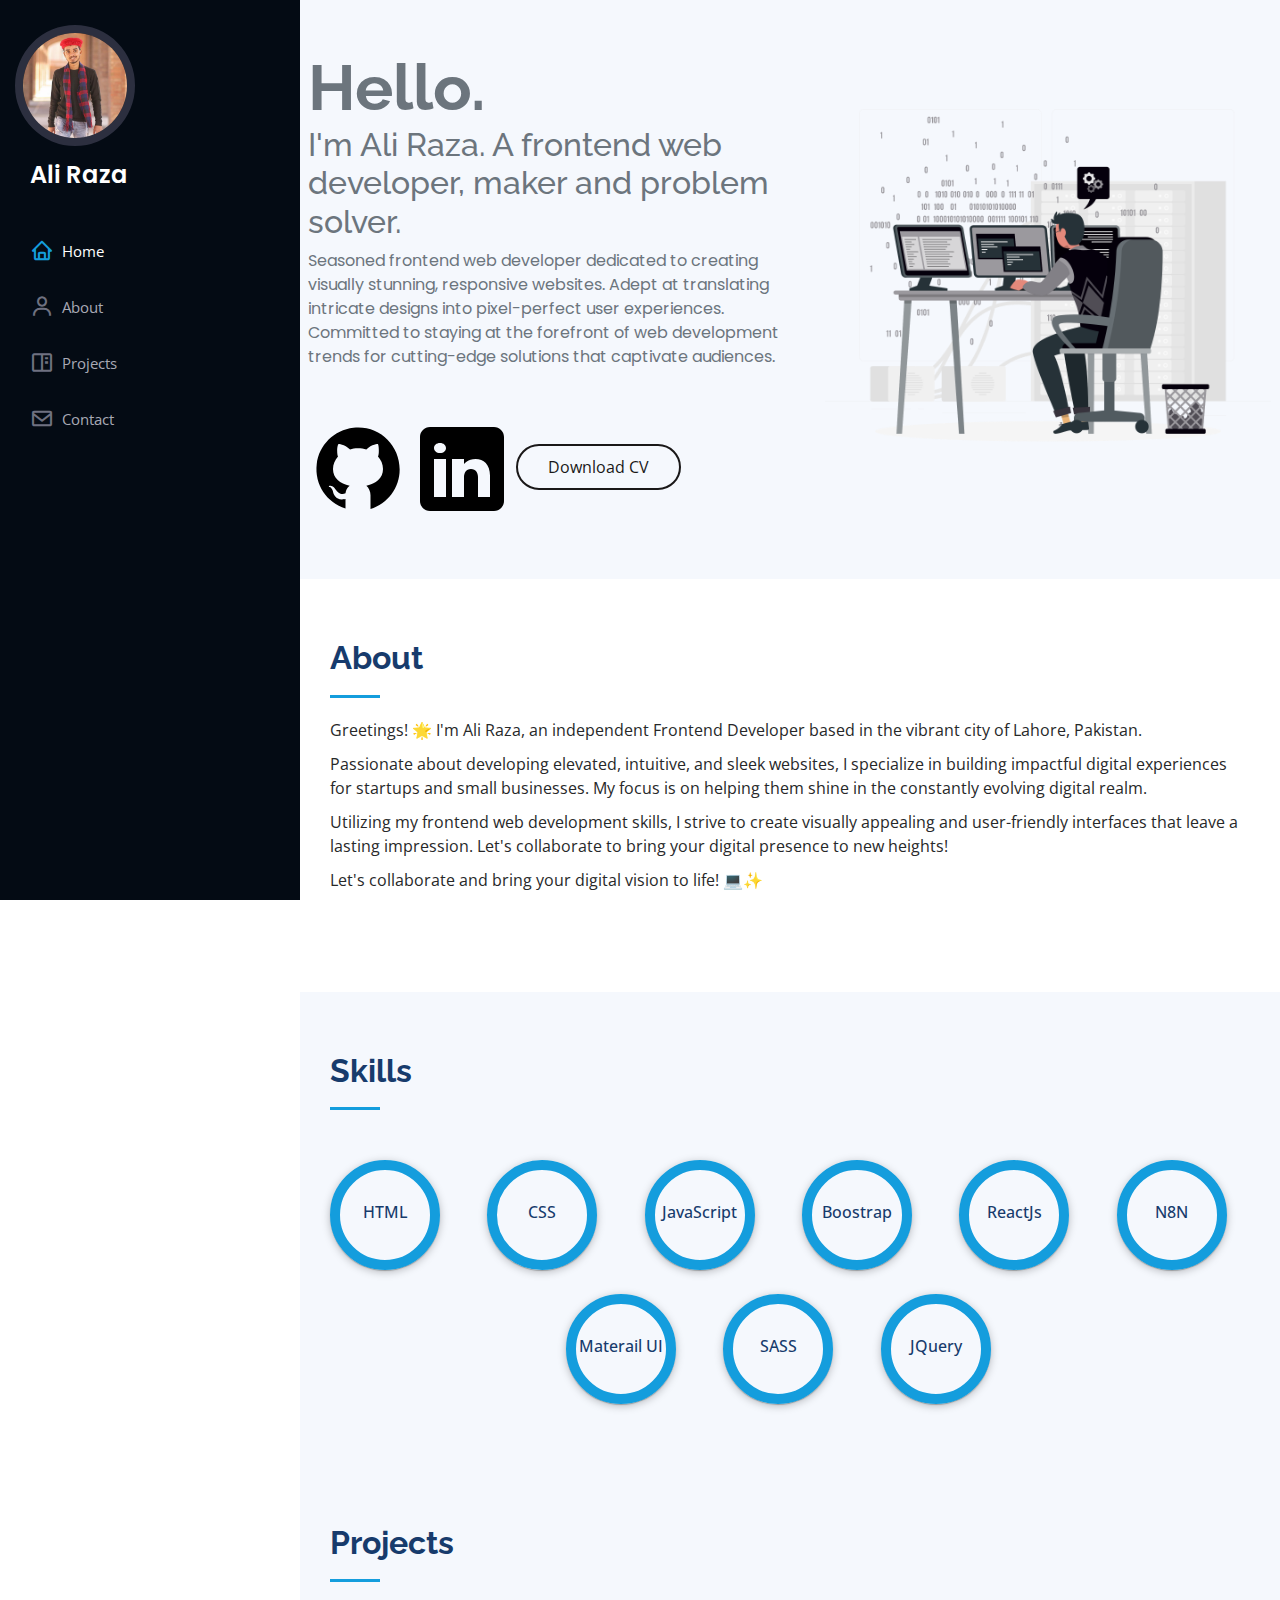
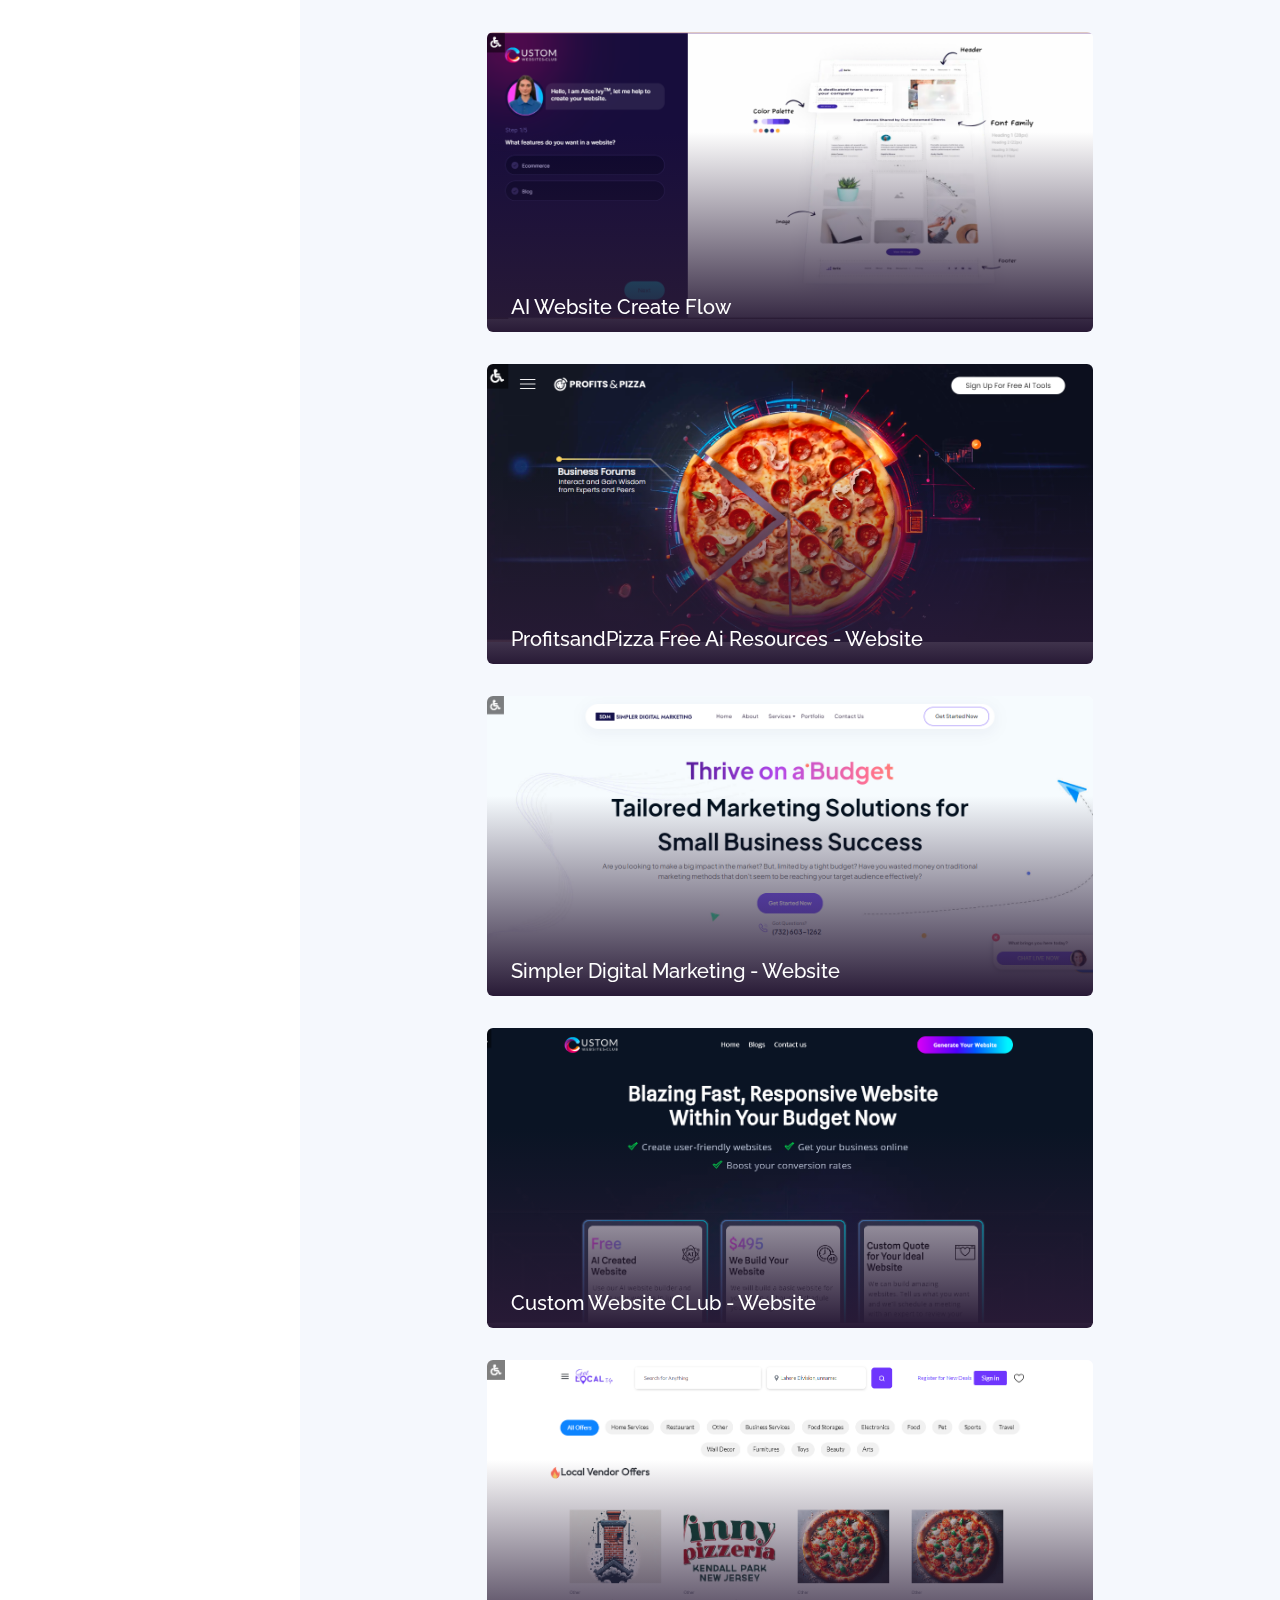
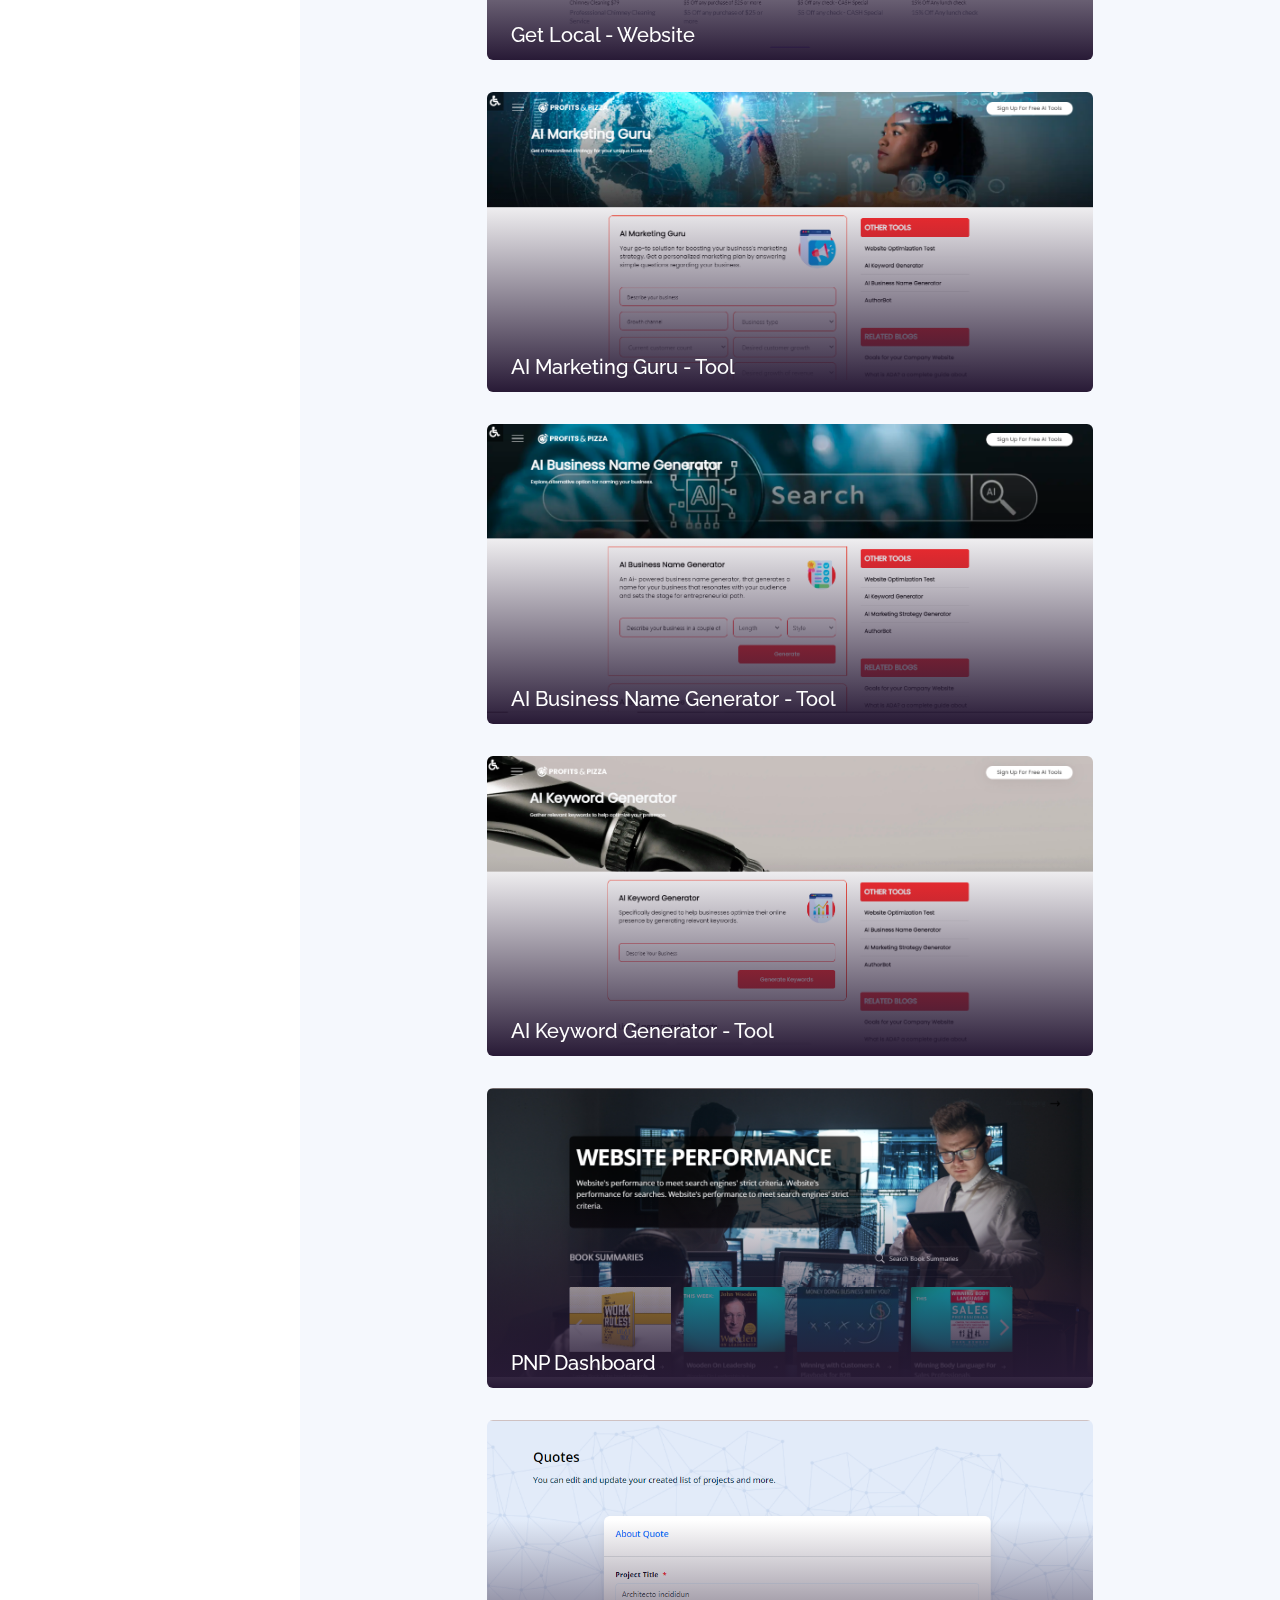
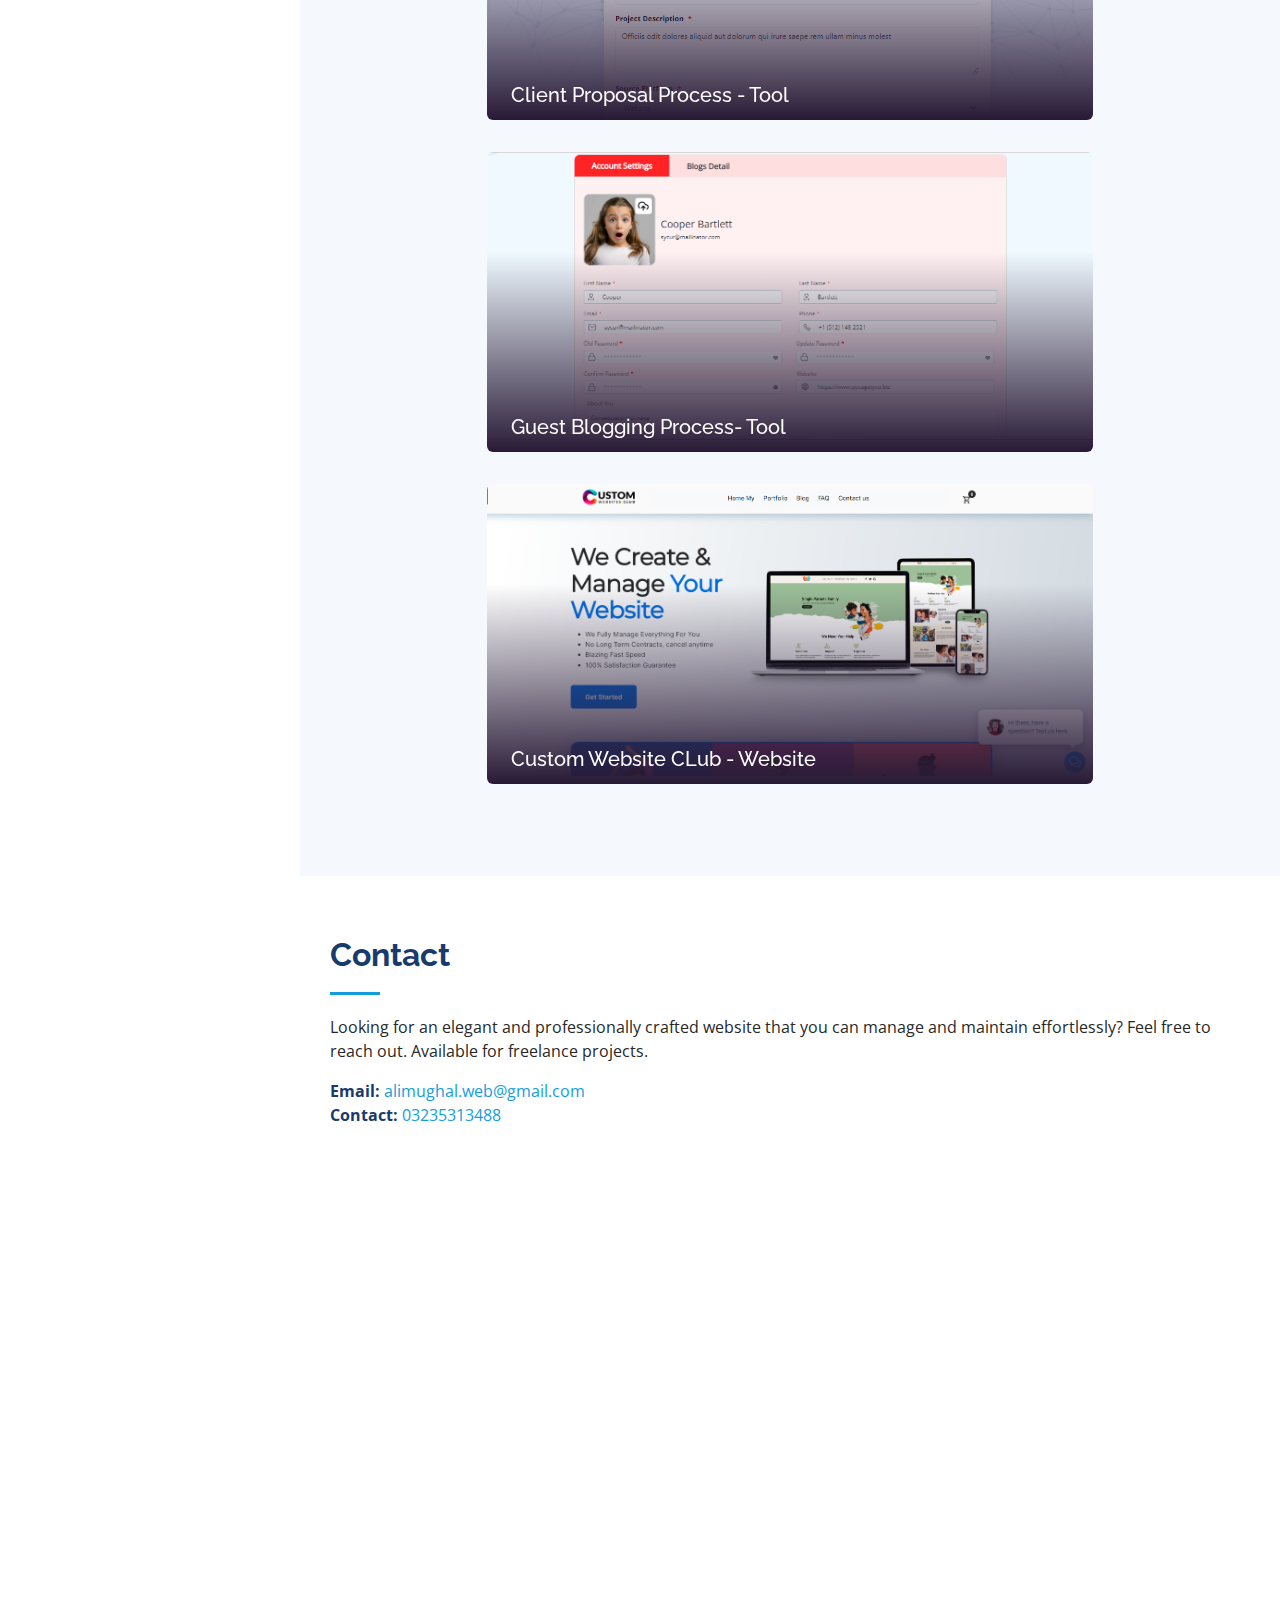
<file: index.html>
<!DOCTYPE html>
<html lang="en">
  <head>
    <meta charset="utf-8" />
    <meta content="width=device-width, initial-scale=1.0" name="viewport" />

    <title>Ali Raza - Frontend Developer</title>
    <meta content="" name="description" />
    <meta content="" name="keywords" />

    <!-- Favicons -->
    <link href="assets/img/favicon.png" rel="icon" />
    <link href="assets/img/apple-touch-icon.png" rel="apple-touch-icon" />

    <!-- Google Fonts -->
    <link
      href="https://fonts.googleapis.com/css?family=Open+Sans:300,300i,400,400i,600,600i,700,700i|Raleway:300,300i,400,400i,500,500i,600,600i,700,700i|Poppins:300,300i,400,400i,500,500i,600,600i,700,700i"
      rel="stylesheet"
    />

    <!-- Vendor CSS Files -->
    <link href="assets/vendor/aos/aos.css" rel="stylesheet" />
    <link
      href="assets/vendor/bootstrap/css/bootstrap.min.css"
      rel="stylesheet"
    />
    <link
      href="assets/vendor/bootstrap-icons/bootstrap-icons.css"
      rel="stylesheet"
    />
    <link href="assets/vendor/boxicons/css/boxicons.min.css" rel="stylesheet" />
    <link
      href="assets/vendor/glightbox/css/glightbox.min.css"
      rel="stylesheet"
    />
    <link href="assets/vendor/swiper/swiper-bundle.min.css" rel="stylesheet" />

    <!-- Template Main CSS File -->
    <link href="assets/css/style.css" rel="stylesheet" />

    <!-- =======================================================
  * Template Name: iPortfolio
  * Template URL: https://bootstrapmade.com/iportfolio-bootstrap-portfolio-websites-template/
  * Updated: Mar 17 2024 with Bootstrap v5.3.3
  * Author: BootstrapMade.com
  * License: https://bootstrapmade.com/license/
  ======================================================== -->
  </head>

  <body>
    <!-- ======= Mobile nav toggle button ======= -->
    <i class="bi bi-list mobile-nav-toggle d-xl-none"></i>
    <div id="cursor"></div>
    <div id="cursor-border"></div>
    <!-- ======= Header ======= -->
    <header id="header">
      <div class="d-flex flex-column">
        <div class="profile">
          <img src="profile.jpg" alt="" class="img-fluid rounded-circle" />
          <h1 class="text-light"><a href="index.html">Ali Raza</a></h1>
          <div class="social-links mt-3 text-center d-none">
            <a href="#" class="twitter"><i class="bx bxl-twitter"></i></a>
            <a href="#" class="facebook"><i class="bx bxl-facebook"></i></a>
            <a href="#" class="instagram"><i class="bx bxl-instagram"></i></a>
            <a href="#" class="google-plus"><i class="bx bxl-skype"></i></a>
            <a href="#" class="linkedin"><i class="bx bxl-linkedin"></i></a>
          </div>
        </div>

        <nav id="navbar" class="nav-menu navbar">
          <ul>
            <li>
              <a href="#hero" class="nav-link scrollto active"
                ><i class="bx bx-home"></i> <span>Home</span></a
              >
            </li>
            <li>
              <a href="#about" class="nav-link scrollto"
                ><i class="bx bx-user"></i> <span>About</span></a
              >
            </li>
            <li class="d-none">
              <a href="#resume" class="nav-link scrollto"
                ><i class="bx bx-file-blank"></i> <span>Resume</span></a
              >
            </li>
            <li>
              <a href="#portfolio" class="nav-link scrollto"
                ><i class="bx bx-book-content"></i> <span>Projects
                </span></a
              >
            </li>
            <li class="d-none">
              <a href="#services" class="nav-link scrollto"
                ><i class="bx bx-server"></i> <span>Services</span></a
              >
            </li>
            <li>
              <a href="#contact" class="nav-link scrollto"
                ><i class="bx bx-envelope"></i> <span>Contact</span></a
              >
            </li>
          </ul>
        </nav>
        <!-- .nav-menu -->
      </div>
    </header>
    <!-- End Header -->

    <!-- ======= Hero Section ======= -->
    <section
      id="hero"
      class="d-flex flex-column justify-content-center align-items-center"
    >
      <div class="row">
        <div class="col-5">
          <div class="hero-container" data-aos="fade-in">
            <div class="grid lg:grid-cols-2 gap-5">
              <div class="hero-content flex flex-col gap-3 md:gap-5">
                <h1
                  class="hello grandslang-font text-5xl md:text-9xl text-secondary"
                  style="
                    translate: none;
                    rotate: none;
                    scale: none;
                    opacity: 1;
                    transform: translate(0px, 0px);
                  "
                >
                  Hello.
                </h1>
                <h2
                  class="intro grandslang-font text-3xl md:text-5xl w-4/5 text-secondary"
                  style="
                    translate: none;
                    rotate: none;
                    scale: none;
                    opacity: 1;
                    transform: translate(0px, 0px);
                  "
                >
                  I'm Ali Raza. A frontend web developer, maker and problem
                  solver.
                </h2>
                <p
                  class="hero-para montserrat-font text-base text-secondary"
                  style="
                    translate: none;
                    rotate: none;
                    scale: none;
                    opacity: 1;
                    transform: translate(0px, 0px);
                  "
                >
                  Seasoned frontend web developer dedicated to creating visually
                  stunning, responsive websites. Adept at translating intricate
                  designs into pixel-perfect user experiences. Committed to
                  staying at the forefront of web development trends for
                  cutting-edge solutions that captivate audiences.
                </p>
                <div class="flex items-center gap-3">
                  <a
                    href="https://github.com/aliraza29121212"
                    class="git social-links cursor-out"
                    target="_blank"
                    style="
                      translate: none;
                      rotate: none;
                      scale: none;
                      opacity: 1;
                      transform: translate(0px, 0px);
                    "
                  >
                    <svg
                      class="socials-svg"
                      xmlns="http://www.w3.org/2000/svg"
                      x="0px"
                      y="0px"
                      width="100"
                      height="100"
                      viewBox="0 0 24 24"
                    >
                      <path
                        d="M10.9,2.1c-4.6,0.5-8.3,4.2-8.8,8.7c-0.6,5,2.5,9.3,6.9,10.7v-2.3c0,0-0.4,0.1-0.9,0.1c-1.4,0-2-1.2-2.1-1.9 c-0.1-0.4-0.3-0.7-0.6-1C5.1,16.3,5,16.3,5,16.2C5,16,5.3,16,5.4,16c0.6,0,1.1,0.7,1.3,1c0.5,0.8,1.1,1,1.4,1c0.4,0,0.7-0.1,0.9-0.2 c0.1-0.7,0.4-1.4,1-1.8c-2.3-0.5-4-1.8-4-4c0-1.1,0.5-2.2,1.2-3C7.1,8.8,7,8.3,7,7.6C7,7.2,7,6.6,7.3,6c0,0,1.4,0,2.8,1.3 C10.6,7.1,11.3,7,12,7s1.4,0.1,2,0.3C15.3,6,16.8,6,16.8,6C17,6.6,17,7.2,17,7.6c0,0.8-0.1,1.2-0.2,1.4c0.7,0.8,1.2,1.8,1.2,3 c0,2.2-1.7,3.5-4,4c0.6,0.5,1,1.4,1,2.3v3.3c4.1-1.3,7-5.1,7-9.5C22,6.1,16.9,1.4,10.9,2.1z"
                      ></path>
                    </svg>
                  </a>
                  <a
                    href="https://www.linkedin.com/in/ali-raza-1b3092232/"
                    class="linked-in social-links cursor-out"
                    target="_blank"
                    style="
                      translate: none;
                      rotate: none;
                      scale: none;
                      opacity: 1;
                      transform: translate(0px, 0px);
                    "
                  >
                    <svg
                      class="socials-svg"
                      xmlns="http://www.w3.org/2000/svg"
                      x="0px"
                      y="0px"
                      width="100"
                      height="100"
                      viewBox="0 0 50 50"
                    >
                      <path
                        d="M41,4H9C6.24,4,4,6.24,4,9v32c0,2.76,2.24,5,5,5h32c2.76,0,5-2.24,5-5V9C46,6.24,43.76,4,41,4z M17,20v19h-6V20H17z M11,14.47c0-1.4,1.2-2.47,3-2.47s2.93,1.07,3,2.47c0,1.4-1.12,2.53-3,2.53C12.2,17,11,15.87,11,14.47z M39,39h-6c0,0,0-9.26,0-10 c0-2-1-4-3.5-4.04h-0.08C27,24.96,26,27.02,26,29c0,0.91,0,10,0,10h-6V20h6v2.56c0,0,1.93-2.56,5.81-2.56 c3.97,0,7.19,2.73,7.19,8.26V39z"
                      ></path>
                    </svg>
                  </a>
                  <span
                    class="hero-btn"
                    style="
                      translate: none;
                      rotate: none;
                      scale: none;
                      opacity: 1;
                      transform: translate(0px, 0px);
                    "
                  >
                    <a
                      href="Ali Raza.pdf"
                      download="Ali Raza.pdf"
                      class="button flex items-center justify-center cursor-out"
                    >
                      <span
                        class="btn-txt text-base grandslang-font font-semibold"
                        >Download CV</span
                      >
                    </a>
                  </span>
                </div>
              </div>
            </div>
          </div>
        </div>
        <div class="col-6">
          <img src="assets/img/hero-image.png" alt="" class="heroImage" />
        </div>
      </div>
    </section>
    <!-- End Hero -->

    <main id="main">
      <!-- ======= About Section ======= -->
      <section id="about" class="about">
        <div class="container">
          <div class="section-title">
            <h2>About</h2>
            <div class="aboutInfo">
              <p>
                Greetings! 🌟 I'm Ali Raza, an independent Frontend Developer
                based in the vibrant city of Lahore, Pakistan. <br />
              </p>
              <p>
                Passionate about developing elevated, intuitive, and sleek
                websites, I specialize in building impactful digital experiences
                for startups and small businesses. My focus is on helping them
                shine in the constantly evolving digital realm.
              </p>
              <p>
                Utilizing my frontend web development skills, I strive to create
                visually appealing and user-friendly interfaces that leave a
                lasting impression. Let's collaborate to bring your digital
                presence to new heights!
              </p>
              <p>
                Let's collaborate and bring your digital vision to life! 💻✨
              </p>
            </div>
          </div>

          <div class="row d-none">
            <div class="col-lg-4" data-aos="fade-right">
              <img src="profile.jpg" class="img-fluid" alt="" />
            </div>
            <div class="col-lg-8 pt-4 pt-lg-0 content" data-aos="fade-left">
              <h3>UI/UX Designer &amp; Web Developer.</h3>
              <p class="fst-italic">
                Lorem ipsum dolor sit amet, consectetur adipiscing elit, sed do
                eiusmod tempor incididunt ut labore et dolore magna aliqua.
              </p>
              <div class="row">
                <div class="col-lg-6">
                  <ul>
                    <li>
                      <i class="bi bi-chevron-right"></i>
                      <strong>Birthday:</strong> <span>1 May 1995</span>
                    </li>
                    <li>
                      <i class="bi bi-chevron-right"></i>
                      <strong>Website:</strong> <span>www.example.com</span>
                    </li>
                    <li>
                      <i class="bi bi-chevron-right"></i>
                      <strong>Phone:</strong> <span>+123 456 7890</span>
                    </li>
                    <li>
                      <i class="bi bi-chevron-right"></i>
                      <strong>City:</strong> <span>New York, USA</span>
                    </li>
                  </ul>
                </div>
                <div class="col-lg-6">
                  <ul>
                    <li>
                      <i class="bi bi-chevron-right"></i> <strong>Age:</strong>
                      <span>30</span>
                    </li>
                    <li>
                      <i class="bi bi-chevron-right"></i>
                      <strong>Degree:</strong> <span>Master</span>
                    </li>
                    <li>
                      <i class="bi bi-chevron-right"></i>
                      <strong>PhEmailone:</strong>
                      <span>email@example.com</span>
                    </li>
                    <li>
                      <i class="bi bi-chevron-right"></i>
                      <strong>Freelance:</strong> <span>Available</span>
                    </li>
                  </ul>
                </div>
              </div>
              <p>
                Officiis eligendi itaque labore et dolorum mollitia officiis
                optio vero. Quisquam sunt adipisci omnis et ut. Nulla
                accusantium dolor incidunt officia tempore. Et eius omnis.
                Cupiditate ut dicta maxime officiis quidem quia. Sed et
                consectetur qui quia repellendus itaque neque. Aliquid amet
                quidem ut quaerat cupiditate. Ab et eum qui repellendus omnis
                culpa magni laudantium dolores.
              </p>
            </div>
          </div>
        </div>
      </section>
      <!-- End About Section -->

      <!-- ======= Facts Section ======= -->
      <section id="facts" class="facts d-none">
        <div class="container">
          <div class="section-title">
            <h2>Facts</h2>
            <p>
              Magnam dolores commodi suscipit. Necessitatibus eius consequatur
              ex aliquid fuga eum quidem. Sit sint consectetur velit. Quisquam
              quos quisquam cupiditate. Et nemo qui impedit suscipit alias ea.
              Quia fugiat sit in iste officiis commodi quidem hic quas.
            </p>
          </div>

          <div class="row no-gutters">
            <div
              class="col-lg-3 col-md-6 d-md-flex align-items-md-stretch"
              data-aos="fade-up"
            >
              <div class="count-box">
                <i class="bi bi-emoji-smile"></i>
                <span
                  data-purecounter-start="0"
                  data-purecounter-end="232"
                  data-purecounter-duration="1"
                  class="purecounter"
                ></span>
                <p><strong>Happy Clients</strong> consequuntur quae</p>
              </div>
            </div>

            <div
              class="col-lg-3 col-md-6 d-md-flex align-items-md-stretch"
              data-aos="fade-up"
              data-aos-delay="100"
            >
              <div class="count-box">
                <i class="bi bi-journal-richtext"></i>
                <span
                  data-purecounter-start="0"
                  data-purecounter-end="521"
                  data-purecounter-duration="1"
                  class="purecounter"
                ></span>
                <p><strong>Projects</strong> adipisci atque cum quia aut</p>
              </div>
            </div>

            <div
              class="col-lg-3 col-md-6 d-md-flex align-items-md-stretch"
              data-aos="fade-up"
              data-aos-delay="200"
            >
              <div class="count-box">
                <i class="bi bi-headset"></i>
                <span
                  data-purecounter-start="0"
                  data-purecounter-end="1453"
                  data-purecounter-duration="1"
                  class="purecounter"
                ></span>
                <p><strong>Hours Of Support</strong> aut commodi quaerat</p>
              </div>
            </div>

            <div
              class="col-lg-3 col-md-6 d-md-flex align-items-md-stretch"
              data-aos="fade-up"
              data-aos-delay="300"
            >
              <div class="count-box">
                <i class="bi bi-people"></i>
                <span
                  data-purecounter-start="0"
                  data-purecounter-end="32"
                  data-purecounter-duration="1"
                  class="purecounter"
                ></span>
                <p><strong>Hard Workers</strong> rerum asperiores dolor</p>
              </div>
            </div>
          </div>
        </div>
      </section>
      <!-- End Facts Section -->

      <!-- ======= Skills Section ======= -->
      <section id="skills" class="skills section-bg">
        <div class="container">
          <div class="section-title">
            <h2>Skills</h2>
          </div>

          <div class="row skills-content">
            <div class="col-2">
              <div class="skillDiv"><p>HTML</p></div>
            </div>
                    <div class="col-2">
              <div class="skillDiv"><p>CSS</p></div>
            </div><div class="col-2">
              <div class="skillDiv"><p>JavaScript</p></div>
            </div><div class="col-2">
              <div class="skillDiv"><p>Boostrap</p></div>
            </div><div class="col-2">
              <div class="skillDiv"><p>ReactJs</p></div>
            </div><div class="col-2">
              <div class="skillDiv"><p>N8N</p></div>
            </div><div class="col-2 mt-4 offset-3">
              <div class="skillDiv"><p>Materail UI</p></div>
            </div><div class="col-2 mt-4 ">
              <div class="skillDiv"><p>SASS</p></div>
            </div><div class="col-2 mt-4 ">
              <div class="skillDiv"><p>JQuery</p></div>
            </div></div>
        </div>
      </section>
      <!-- End Skills Section -->

      <!-- ======= Resume Section ======= -->
      <section id="resume" class="resume d-none">
        <div class="container">
          <div class="section-title">
            <h2>Resume</h2>
            <p>
              Magnam dolores commodi suscipit. Necessitatibus eius consequatur
              ex aliquid fuga eum quidem. Sit sint consectetur velit. Quisquam
              quos quisquam cupiditate. Et nemo qui impedit suscipit alias ea.
              Quia fugiat sit in iste officiis commodi quidem hic quas.
            </p>
          </div>

          <div class="row">
            <div class="col-lg-6" data-aos="fade-up">
              <h3 class="resume-title">Sumary</h3>
              <div class="resume-item pb-0">
                <h4>Alex Smith</h4>
                <p>
                  <em
                    >Innovative and deadline-driven Graphic Designer with 3+
                    years of experience designing and developing user-centered
                    digital/print marketing material from initial concept to
                    final, polished deliverable.</em
                  >
                </p>
                <ul>
                  <li>Portland par 127,Orlando, FL</li>
                  <li>(123) 456-7891</li>
                  <li>alice.barkley@example.com</li>
                </ul>
              </div>

              <h3 class="resume-title">Education</h3>
              <div class="resume-item">
                <h4>Master of Fine Arts &amp; Graphic Design</h4>
                <h5>2015 - 2016</h5>
                <p><em>Rochester Institute of Technology, Rochester, NY</em></p>
                <p>
                  Qui deserunt veniam. Et sed aliquam labore tempore sed
                  quisquam iusto autem sit. Ea vero voluptatum qui ut
                  dignissimos deleniti nerada porti sand markend
                </p>
              </div>
              <div class="resume-item">
                <h4>Bachelor of Fine Arts &amp; Graphic Design</h4>
                <h5>2010 - 2014</h5>
                <p><em>Rochester Institute of Technology, Rochester, NY</em></p>
                <p>
                  Quia nobis sequi est occaecati aut. Repudiandae et iusto quae
                  reiciendis et quis Eius vel ratione eius unde vitae rerum
                  voluptates asperiores voluptatem Earum molestiae consequatur
                  neque etlon sader mart dila
                </p>
              </div>
            </div>
            <div class="col-lg-6" data-aos="fade-up" data-aos-delay="100">
              <h3 class="resume-title">Professional Experience</h3>
              <div class="resume-item">
                <h4>Senior graphic design specialist</h4>
                <h5>2019 - Present</h5>
                <p><em>Experion, New York, NY </em></p>
                <ul>
                  <li>
                    Lead in the design, development, and implementation of the
                    graphic, layout, and production communication materials
                  </li>
                  <li>
                    Delegate tasks to the 7 members of the design team and
                    provide counsel on all aspects of the project.
                  </li>
                  <li>
                    Supervise the assessment of all graphic materials in order
                    to ensure quality and accuracy of the design
                  </li>
                  <li>
                    Oversee the efficient use of production project budgets
                    ranging from $2,000 - $25,000
                  </li>
                </ul>
              </div>
              <div class="resume-item">
                <h4>Graphic design specialist</h4>
                <h5>2017 - 2018</h5>
                <p><em>Stepping Stone Advertising, New York, NY</em></p>
                <ul>
                  <li>
                    Developed numerous marketing programs (logos,
                    brochures,infographics, presentations, and advertisements).
                  </li>
                  <li>
                    Managed up to 5 projects or tasks at a given time while
                    under pressure
                  </li>
                  <li>
                    Recommended and consulted with clients on the most
                    appropriate graphic design
                  </li>
                  <li>
                    Created 4+ design presentations and proposals a month for
                    clients and account managers
                  </li>
                </ul>
              </div>
            </div>
          </div>
        </div>
      </section>
      <!-- End Resume Section -->

      <!-- ======= Portfolio Section ======= -->
      <section id="portfolio" class="portfolio section-bg">
        <div class="container">
          <div class="section-title">
            <h2>Projects
            </h2>
           
          </div>
       <!--  -->
    
       <!--  -->
          <div class="row">
            <div class="col-lg-8 offset-2 mb-3" element-id="110">
              <figure class="newsCard news-Slide-up " element-id="108">
                <img src="assets/img/image1.png" element-id="107">
                <div class="newsCaption px-4" element-id="106">
                <div class="d-flex align-items-center justify-content-between cnt-title" element-id="105">
                 <h5 class="newsCaption-title text-white m-0" element-id="104">AI Website Create Flow</h5> <i class="fas fa-arrow-alt-circle-right " element-id="103"></i>
                 </div>
                 <div class="newsCaption-content " element-id="102">
                 <p class="col-10 py-3 px-0" element-id="101">Technologies: HTML, CSS, Bootstrap, JavaScript, N8N </p>
                 <div class="view-box flex items-center justify-center" element-id="97">
                  <div class="flex flex-col gap-3 btnParent" element-id="96">
                      <a class="view-link text-base md:text-lg font-medium" href="https://www.customwebsites.club/ai-website-creation-v3" target="_blank" element-id="95">View Live</a>
                     
                    </div>
              </div>
                </div>
                </div>
                <span class="overlay" element-id="100"></span>
              </figure>
            </div>
            <div class="col-lg-8 offset-2 mb-3" element-id="110">
              <figure class="newsCard news-Slide-up " element-id="108">
                <img src="assets/img/portfolio/pnp.png" element-id="107">
                <div class="newsCaption px-4" element-id="106">
                <div class="d-flex align-items-center justify-content-between cnt-title" element-id="105">
                 <h5 class="newsCaption-title text-white m-0" element-id="104">ProfitsandPizza Free Ai Resources - Website</h5> <i class="fas fa-arrow-alt-circle-right " element-id="103"></i>
                 </div>
                 <div class="newsCaption-content " element-id="102">
                 <p class="col-10 py-3 px-0" element-id="101">Technologies: HTML, CSS, Bootstrap, JavaScript, N8N </p>
                 <div class="view-box flex items-center justify-center" element-id="97">
                  <div class="flex flex-col gap-3 btnParent" element-id="96">
                      <a class="view-link text-base md:text-lg font-medium" href="https://profitsandpizza.com/" target="_blank" element-id="95">View Live</a>
                     
                    </div>
              </div>
                </div>
                </div>
                <span class="overlay" element-id="100"></span>
              </figure>
            </div>
            <div class="col-lg-8 offset-2 mb-3" element-id="110">
              <figure class="newsCard news-Slide-up " element-id="108">
                <img src="assets/img/portfolio/SDM.png" element-id="107">
                <div class="newsCaption px-4" element-id="106">
                <div class="d-flex align-items-center justify-content-between cnt-title" element-id="105">
                 <h5 class="newsCaption-title text-white m-0" element-id="104">Simpler Digital Marketing - Website</h5> <i class="fas fa-arrow-alt-circle-right " element-id="103"></i>
                 </div>
                 <div class="newsCaption-content " element-id="102">
                 <p class="col-10 py-3 px-0" element-id="101">Technologies: HTML, CSS, Bootstrap, JavaScript, N8N </p>
                 <div class="view-box flex items-center justify-center" element-id="97">
                  <div class="flex flex-col gap-3 btnParent" element-id="96">
                      <a class="view-link text-base md:text-lg font-medium" href="https://simplerdigitalmarketing.com/" target="_blank" element-id="95">View Live</a>
                     
                    </div>
              </div>
                </div>
                </div>
                <span class="overlay" element-id="100"></span>
              </figure>
            </div>
            <div class="col-lg-8 offset-2 mb-3" element-id="110">
              <figure class="newsCard news-Slide-up " element-id="108">
                <img src="assets/img/portfolio/CWC Home.png" element-id="107">
                <div class="newsCaption px-4" element-id="106">
                <div class="d-flex align-items-center justify-content-between cnt-title" element-id="105">
                 <h5 class="newsCaption-title text-white m-0" element-id="104">Custom Website CLub - Website</h5> <i class="fas fa-arrow-alt-circle-right " element-id="103"></i>
                 </div>
                 <div class="newsCaption-content " element-id="102">
                 <p class="col-10 py-3 px-0" element-id="101">Technologies: HTML, CSS, Bootstrap, JavaScript </p>
                 <div class="view-box flex items-center justify-center" element-id="97">
                  <div class="flex flex-col gap-3 btnParent" element-id="96">
                      <a class="view-link text-base md:text-lg font-medium" href="https://www.customwebsites.club/" target="_blank" element-id="95">View Live</a>
                     
                    </div>
              </div>
                </div>
                </div>
                <span class="overlay" element-id="100"></span>
              </figure>
            </div>
            <div class="col-lg-8 offset-2 mb-3" element-id="110">
              <figure class="newsCard news-Slide-up " element-id="108">
                <img src="assets/img/portfolio/GLV.png" element-id="107">
                <div class="newsCaption px-4" element-id="106">
                <div class="d-flex align-items-center justify-content-between cnt-title" element-id="105">
                 <h5 class="newsCaption-title text-white m-0" element-id="104">Get Local - Website</h5> <i class="fas fa-arrow-alt-circle-right " element-id="103"></i>
                 </div>
                 <div class="newsCaption-content " element-id="102">
                 <p class="col-10 py-3 px-0" element-id="101">Technologies: HTML, CSS, Bootstrap, JavaScript, N8N </p>
                 <div class="view-box flex items-center justify-center" element-id="97">
                  <div class="flex flex-col gap-3 btnParent" element-id="96">
                      <a class="view-link text-base md:text-lg font-medium" href="https://getlocal.vip/" target="_blank" element-id="95">View Live</a>
                     
                    </div>
              </div>
                </div>
                </div>
                <span class="overlay" element-id="100"></span>
              </figure>
            </div>
            <div class="col-lg-8 offset-2 mb-3" element-id="110">
              <figure class="newsCard news-Slide-up " element-id="108">
                <img src="assets/img/portfolio/PNP Marketing Guru.png" element-id="107">
                <div class="newsCaption px-4" element-id="106">
                <div class="d-flex align-items-center justify-content-between cnt-title" element-id="105">
                 <h5 class="newsCaption-title text-white m-0" element-id="104">AI Marketing Guru - Tool</h5> <i class="fas fa-arrow-alt-circle-right " element-id="103"></i>
                 </div>
                 <div class="newsCaption-content " element-id="102">
                 <p class="col-10 py-3 px-0" element-id="101">Technologies: HTML, CSS, Bootstrap, JavaScript, N8N </p>
                 <div class="view-box flex items-center justify-center" element-id="97">
                  <div class="flex flex-col gap-3 btnParent" element-id="96">
                      <a class="view-link text-base md:text-lg font-medium" href="https://profitsandpizza.com/ai-marketing-guru" target="_blank" element-id="95">View Live</a>
                     
                    </div>
              </div>
                </div>
                </div>
                <span class="overlay" element-id="100"></span>
              </figure>
            </div>
            <div class="col-lg-8 offset-2 mb-3" element-id="110">
              <figure class="newsCard news-Slide-up " element-id="108">
                <img src="assets/img/portfolio/PNP Biz Name Generator.png" element-id="107">
                <div class="newsCaption px-4" element-id="106">
                <div class="d-flex align-items-center justify-content-between cnt-title" element-id="105">
                 <h5 class="newsCaption-title text-white m-0" element-id="104">AI Business Name Generator - Tool</h5> <i class="fas fa-arrow-alt-circle-right " element-id="103"></i>
                 </div>
                 <div class="newsCaption-content " element-id="102">
                 <p class="col-10 py-3 px-0" element-id="101">Technologies: HTML, CSS, Bootstrap, JavaScript, N8N </p>
                 <div class="view-box flex items-center justify-center" element-id="97">
                  <div class="flex flex-col gap-3 btnParent" element-id="96">
                      <a class="view-link text-base md:text-lg font-medium" href="https://profitsandpizza.com/ai-business-name-generator" target="_blank" element-id="95">View Live</a>
                     
                    </div>
              </div>
                </div>
                </div>
                <span class="overlay" element-id="100"></span>
              </figure>
            </div>
            <div class="col-lg-8 offset-2 mb-3" element-id="110">
              <figure class="newsCard news-Slide-up " element-id="108">
                <img src="assets/img/portfolio/PNP Keyword Generator.png" element-id="107">
                <div class="newsCaption px-4" element-id="106">
                <div class="d-flex align-items-center justify-content-between cnt-title" element-id="105">
                 <h5 class="newsCaption-title text-white m-0" element-id="104">AI Keyword Generator - Tool</h5> <i class="fas fa-arrow-alt-circle-right " element-id="103"></i>
                 </div>
                 <div class="newsCaption-content " element-id="102">
                 <p class="col-10 py-3 px-0" element-id="101">Technologies: HTML, CSS, Bootstrap, JavaScript, N8N </p>
                 <div class="view-box flex items-center justify-center" element-id="97">
                  <div class="flex flex-col gap-3 btnParent" element-id="96">
                      <a class="view-link text-base md:text-lg font-medium" href="https://profitsandpizza.com/ai-keyword-generator" target="_blank" element-id="95">View Live</a>
                     
                    </div>
              </div>
                </div>
                </div>
                <span class="overlay" element-id="100"></span>
              </figure>
            </div>
            <div class="col-lg-8 offset-2 mb-3" element-id="110">
              <figure class="newsCard news-Slide-up " element-id="108">
                <img src="assets/img/portfolio/PNP Dashboard.png" element-id="107">
                <div class="newsCaption px-4" element-id="106">
                <div class="d-flex align-items-center justify-content-between cnt-title" element-id="105">
                 <h5 class="newsCaption-title text-white m-0" element-id="104">PNP Dashboard</h5> <i class="fas fa-arrow-alt-circle-right " element-id="103"></i>
                 </div>
                 <div class="newsCaption-content " element-id="102">
                 <p class="col-10 py-3 px-0" element-id="101">Technologies: HTML, CSS, Bootstrap, JavaScript </p>
                 <div class="view-box flex items-center justify-center" element-id="97">
                  <div class="flex flex-col gap-3 btnParent" element-id="96">
                      <a class="view-link text-base md:text-lg font-medium" href="https://pnp-custom-dashboard.vercel.app/" target="_blank" element-id="95">View Live</a>
                     
                    </div>
              </div>
                </div>
                </div>
                <span class="overlay" element-id="100"></span>
              </figure>
            </div>
            <div class="col-lg-8 offset-2 mb-3" element-id="110">
              <figure class="newsCard news-Slide-up " element-id="108">
                <img src="assets/img/portfolio/SDM Proposal.png" element-id="107">
                <div class="newsCaption px-4" element-id="106">
                <div class="d-flex align-items-center justify-content-between cnt-title" element-id="105">
                 <h5 class="newsCaption-title text-white m-0" element-id="104">Client Proposal Process - Tool</h5> <i class="fas fa-arrow-alt-circle-right " element-id="103"></i>
                 </div>
                 <div class="newsCaption-content " element-id="102">
                 <p class="col-10 py-3 px-0" element-id="101">Technologies: HTML, CSS, Bootstrap, JavaScript, N8N </p>
                 <div class="view-box flex items-center justify-center" element-id="97">
                  <div class="flex flex-col gap-3 btnParent" element-id="96">
                      <a class="view-link text-base md:text-lg font-medium" href="https://client-proposal.vercel.app/" target="_blank" element-id="95">View Live</a>
                     
                    </div>
              </div>
                </div>
                </div>
                <span class="overlay" element-id="100"></span>
              </figure>
            </div>
            <div class="col-lg-8 offset-2 mb-3" element-id="110">
              <figure class="newsCard news-Slide-up " element-id="108">
                <img src="assets/img/portfolio/PNP Authot Register.png" element-id="107">
                <div class="newsCaption px-4" element-id="106">
                <div class="d-flex align-items-center justify-content-between cnt-title" element-id="105">
                 <h5 class="newsCaption-title text-white m-0" element-id="104">Guest Blogging Process- Tool</h5> <i class="fas fa-arrow-alt-circle-right " element-id="103"></i>
                 </div>
                 <div class="newsCaption-content " element-id="102">
                 <p class="col-10 py-3 px-0" element-id="101">Technologies: HTML, CSS, Bootstrap, JavaScript, N8N </p>
                 <div class="view-box flex items-center justify-center" element-id="97">
                  <div class="flex flex-col gap-3 btnParent" element-id="96">
                      <a class="view-link text-base md:text-lg font-medium" href="https://profitsandpizza.com/author" target="_blank" element-id="95">View Live</a>
                     
                    </div>
              </div>
                </div>
                </div>
                <span class="overlay" element-id="100"></span>
              </figure>
            </div>
            <div class="col-lg-8 offset-2 mb-3" element-id="110">
              <figure class="newsCard news-Slide-up " element-id="108">
                <img src="assets/img/portfolio/CWC Website.png" element-id="107">
                <div class="newsCaption px-4" element-id="106">
                <div class="d-flex align-items-center justify-content-between cnt-title" element-id="105">
                 <h5 class="newsCaption-title text-white m-0" element-id="104">Custom Website CLub - Website</h5> <i class="fas fa-arrow-alt-circle-right " element-id="103"></i>
                 </div>
                 <div class="newsCaption-content " element-id="102">
                 <p class="col-10 py-3 px-0" element-id="101">Technologies: HTML, CSS, Bootstrap, JavaScript </p>
                 <div class="view-box flex items-center justify-center" element-id="97">
                  <div class="flex flex-col gap-3 btnParent" element-id="96">
                      <a class="view-link text-base md:text-lg font-medium" href="https://www.customwebsites.club/home_feb23" target="_blank" element-id="95">View Live</a>
                     
                    </div>
              </div>
                </div>
                </div>
                <span class="overlay" element-id="100"></span>
              </figure>
            </div>
          
          </div>

         
        </div>
      </section>
      <!-- End Portfolio Section -->

      <!-- ======= Services Section ======= -->
      <section id="services" class="services d-none">
        <div class="container">
          <div class="section-title">
            <h2>Services</h2>
            <p>
              Magnam dolores commodi suscipit. Necessitatibus eius consequatur
              ex aliquid fuga eum quidem. Sit sint consectetur velit. Quisquam
              quos quisquam cupiditate. Et nemo qui impedit suscipit alias ea.
              Quia fugiat sit in iste officiis commodi quidem hic quas.
            </p>
          </div>

          <div class="row">
            <div class="col-lg-4 col-md-6 icon-box" data-aos="fade-up">
              <div class="icon"><i class="bi bi-briefcase"></i></div>
              <h4 class="title"><a href="">Lorem Ipsum</a></h4>
              <p class="description">
                Voluptatum deleniti atque corrupti quos dolores et quas
                molestias excepturi sint occaecati cupiditate non provident
              </p>
            </div>
            <div
              class="col-lg-4 col-md-6 icon-box"
              data-aos="fade-up"
              data-aos-delay="100"
            >
              <div class="icon"><i class="bi bi-card-checklist"></i></div>
              <h4 class="title"><a href="">Dolor Sitema</a></h4>
              <p class="description">
                Minim veniam, quis nostrud exercitation ullamco laboris nisi ut
                aliquip ex ea commodo consequat tarad limino ata
              </p>
            </div>
            <div
              class="col-lg-4 col-md-6 icon-box"
              data-aos="fade-up"
              data-aos-delay="200"
            >
              <div class="icon"><i class="bi bi-bar-chart"></i></div>
              <h4 class="title"><a href="">Sed ut perspiciatis</a></h4>
              <p class="description">
                Duis aute irure dolor in reprehenderit in voluptate velit esse
                cillum dolore eu fugiat nulla pariatur
              </p>
            </div>
            <div
              class="col-lg-4 col-md-6 icon-box"
              data-aos="fade-up"
              data-aos-delay="300"
            >
              <div class="icon"><i class="bi bi-binoculars"></i></div>
              <h4 class="title"><a href="">Magni Dolores</a></h4>
              <p class="description">
                Excepteur sint occaecat cupidatat non proident, sunt in culpa
                qui officia deserunt mollit anim id est laborum
              </p>
            </div>
            <div
              class="col-lg-4 col-md-6 icon-box"
              data-aos="fade-up"
              data-aos-delay="400"
            >
              <div class="icon"><i class="bi bi-brightness-high"></i></div>
              <h4 class="title"><a href="">Nemo Enim</a></h4>
              <p class="description">
                At vero eos et accusamus et iusto odio dignissimos ducimus qui
                blanditiis praesentium voluptatum deleniti atque
              </p>
            </div>
            <div
              class="col-lg-4 col-md-6 icon-box"
              data-aos="fade-up"
              data-aos-delay="500"
            >
              <div class="icon"><i class="bi bi-calendar4-week"></i></div>
              <h4 class="title"><a href="">Eiusmod Tempor</a></h4>
              <p class="description">
                Et harum quidem rerum facilis est et expedita distinctio. Nam
                libero tempore, cum soluta nobis est eligendi
              </p>
            </div>
          </div>
        </div>
      </section>
      <!-- End Services Section -->


      <!-- ======= Contact Section ======= -->
      <section id="contact" class="contact">
        <div class="container">
          <div class="section-title">
            <h2>Contact</h2>
            <p>
              Looking for an elegant and professionally crafted website that you can manage and maintain effortlessly? Feel free to reach out. Available for freelance projects.
            </p>
            <div class="mt-3 contat-info"><p><b>Email:</b> <a href="mailto:alimughal.web@gmail.com"> alimughal.web@gmail.com
            </a></p><p><b>Contact: </b><a href="tel:03235313488">03235313488
            </a></p></div>
          </div>

          <div class="row" data-aos="fade-in">
            <div class="col-lg-6 d-flex align-items-stretch">
              <div class="info">
             <img src="assets/img/contact us.jpg" alt="">
              </div>
            </div>

            <div class="col-lg-6 mt-5 mt-lg-0 d-flex align-items-stretch">
              <form
                action="forms/contact.php"
                method="post"
                role="form"
                class="php-email-form"
              >
                <div class="row">
                  <div class="form-group col-md-6">
                    <label for="name">Your Name</label>
                    <input
                      type="text"
                      name="name"
                      class="form-control"
                      id="name"
                      required
                    />
                  </div>
                  <div class="form-group col-md-6">
                    <label for="name">Your Email</label>
                    <input
                      type="email"
                      class="form-control"
                      name="email"
                      id="email"
                      required
                    />
                  </div>
                </div>
                <div class="form-group">
                  <label for="name">Subject</label>
                  <input
                    type="text"
                    class="form-control"
                    name="subject"
                    id="subject"
                    required
                  />
                </div>
                <div class="form-group">
                  <label for="name">Message</label>
                  <textarea
                    class="form-control"
                    name="message"
                    rows="5"
                    required
                  ></textarea>
                </div>
                <div class="my-3">
                  <div class="loading">Loading</div>
                  <div class="error-message"></div>
                  <div class="sent-message">
                    Your message has been sent. Thank you!
                  </div>
                </div>
                <div class="text-center">
                  <button type="submit">Send Message</button>
                </div>
              </form>
            </div>
          </div>
        </div>
      </section>
      <!-- End Contact Section -->
    </main>
    <!-- End #main -->

    <!-- ======= Footer ======= -->
    <footer id="footer" class="d-none">
      <div class="container">
        <div class="copyright">
          &copy; Copyright <strong><span>iPortfolio</span></strong>
        </div>
        <div class="credits">
          <!-- All the links in the footer should remain intact. -->
          <!-- You can delete the links only if you purchased the pro version. -->
          <!-- Licensing information: https://bootstrapmade.com/license/ -->
          <!-- Purchase the pro version with working PHP/AJAX contact form: https://bootstrapmade.com/iportfolio-bootstrap-portfolio-websites-template/ -->
          Designed by <a href="https://bootstrapmade.com/">BootstrapMade</a>
        </div>
      </div>
    </footer>
    <!-- End  Footer -->

    <a
      href="#"
      class="back-to-top d-flex align-items-center justify-content-center"
      ><i class="bi bi-arrow-up-short"></i
    ></a>

    <!-- Vendor JS Files -->
    <script src="assets/vendor/purecounter/purecounter_vanilla.js"></script>
    <script src="assets/vendor/aos/aos.js"></script>
    <script src="assets/vendor/bootstrap/js/bootstrap.bundle.min.js"></script>
    <script src="assets/vendor/glightbox/js/glightbox.min.js"></script>
    <script src="assets/vendor/isotope-layout/isotope.pkgd.min.js"></script>
    <script src="assets/vendor/swiper/swiper-bundle.min.js"></script>
    <script src="assets/vendor/typed.js/typed.umd.js"></script>
    <script src="assets/vendor/waypoints/noframework.waypoints.js"></script>
    <script src="assets/vendor/php-email-form/validate.js"></script>

    <!-- Template Main JS File -->
    <script src="assets/js/main.js"></script>
  </body>
</html>
</file>
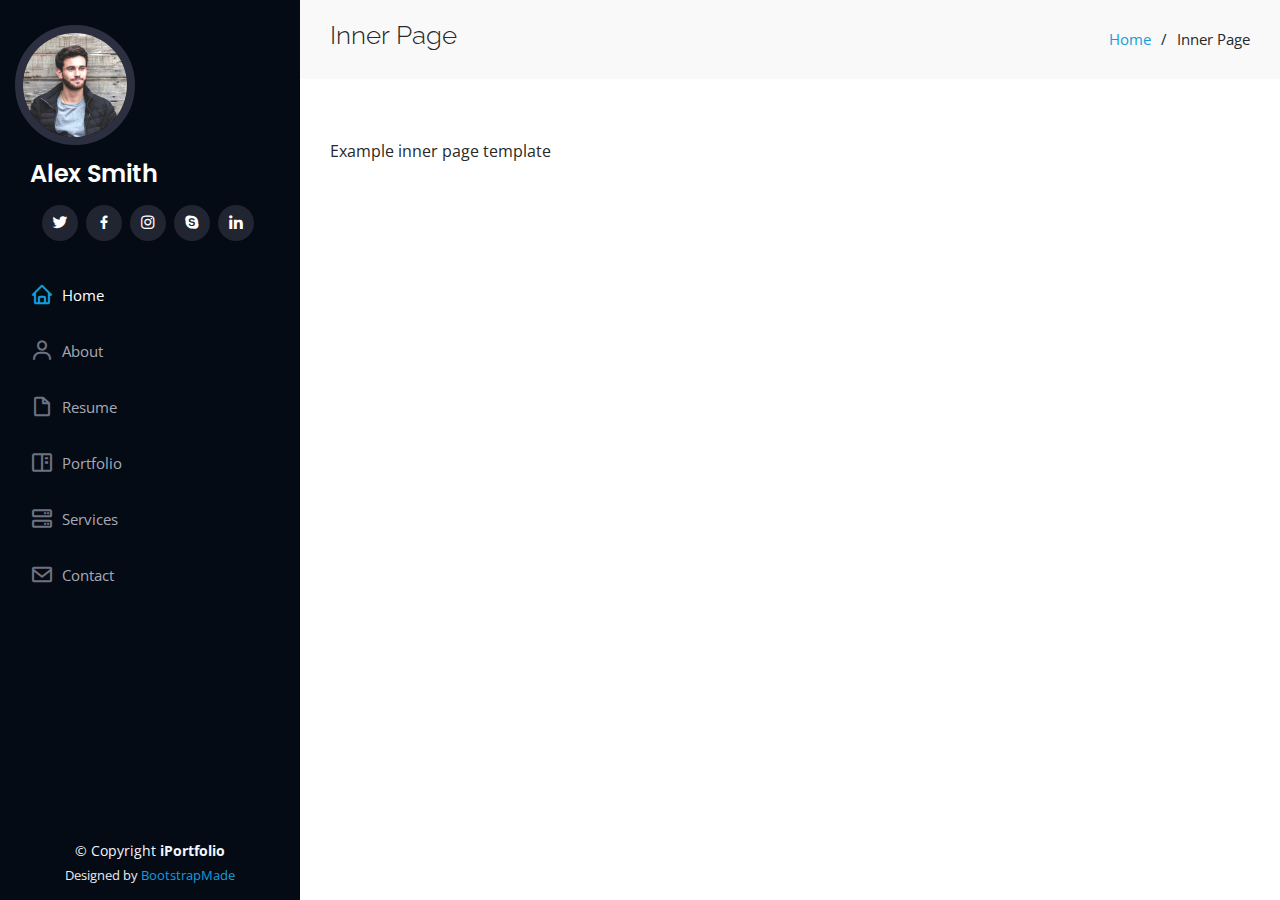
<file: inner-page.html>
<!DOCTYPE html>
<html lang="en">

<head>
  <meta charset="utf-8">
  <meta content="width=device-width, initial-scale=1.0" name="viewport">

  <title>Inner Page - iPortfolio Bootstrap Template</title>
  <meta content="" name="description">
  <meta content="" name="keywords">

  <!-- Favicons -->
  <link href="assets/img/favicon.png" rel="icon">
  <link href="assets/img/apple-touch-icon.png" rel="apple-touch-icon">

  <!-- Google Fonts -->
  <link href="https://fonts.googleapis.com/css?family=Open+Sans:300,300i,400,400i,600,600i,700,700i|Raleway:300,300i,400,400i,500,500i,600,600i,700,700i|Poppins:300,300i,400,400i,500,500i,600,600i,700,700i" rel="stylesheet">

  <!-- Vendor CSS Files -->
  <link href="assets/vendor/aos/aos.css" rel="stylesheet">
  <link href="assets/vendor/bootstrap/css/bootstrap.min.css" rel="stylesheet">
  <link href="assets/vendor/bootstrap-icons/bootstrap-icons.css" rel="stylesheet">
  <link href="assets/vendor/boxicons/css/boxicons.min.css" rel="stylesheet">
  <link href="assets/vendor/glightbox/css/glightbox.min.css" rel="stylesheet">
  <link href="assets/vendor/swiper/swiper-bundle.min.css" rel="stylesheet">

  <!-- Template Main CSS File -->
  <link href="assets/css/style.css" rel="stylesheet">

  <!-- =======================================================
  * Template Name: iPortfolio
  * Template URL: https://bootstrapmade.com/iportfolio-bootstrap-portfolio-websites-template/
  * Updated: Mar 17 2024 with Bootstrap v5.3.3
  * Author: BootstrapMade.com
  * License: https://bootstrapmade.com/license/
  ======================================================== -->
</head>

<body>

  <!-- ======= Mobile nav toggle button ======= -->
  <i class="bi bi-list mobile-nav-toggle d-xl-none"></i>

  <!-- ======= Header ======= -->
  <header id="header">
    <div class="d-flex flex-column">

      <div class="profile">
        <img src="assets/img/profile-img.jpg" alt="" class="img-fluid rounded-circle">
        <h1 class="text-light"><a href="index.html">Alex Smith</a></h1>
        <div class="social-links mt-3 text-center">
          <a href="#" class="twitter"><i class="bx bxl-twitter"></i></a>
          <a href="#" class="facebook"><i class="bx bxl-facebook"></i></a>
          <a href="#" class="instagram"><i class="bx bxl-instagram"></i></a>
          <a href="#" class="google-plus"><i class="bx bxl-skype"></i></a>
          <a href="#" class="linkedin"><i class="bx bxl-linkedin"></i></a>
        </div>
      </div>

      <nav id="navbar" class="nav-menu navbar">
        <ul>
          <li><a href="#hero" class="nav-link scrollto active"><i class="bx bx-home"></i> <span>Home</span></a></li>
          <li><a href="#about" class="nav-link scrollto"><i class="bx bx-user"></i> <span>About</span></a></li>
          <li><a href="#resume" class="nav-link scrollto"><i class="bx bx-file-blank"></i> <span>Resume</span></a></li>
          <li><a href="#portfolio" class="nav-link scrollto"><i class="bx bx-book-content"></i> <span>Portfolio</span></a></li>
          <li><a href="#services" class="nav-link scrollto"><i class="bx bx-server"></i> <span>Services</span></a></li>
          <li><a href="#contact" class="nav-link scrollto"><i class="bx bx-envelope"></i> <span>Contact</span></a></li>
        </ul>
      </nav><!-- .nav-menu -->
    </div>
  </header><!-- End Header -->

  <main id="main">

    <!-- ======= Breadcrumbs ======= -->
    <section class="breadcrumbs">
      <div class="container">

        <div class="d-flex justify-content-between align-items-center">
          <h2>Inner Page</h2>
          <ol>
            <li><a href="index.html">Home</a></li>
            <li>Inner Page</li>
          </ol>
        </div>

      </div>
    </section><!-- End Breadcrumbs -->

    <section class="inner-page">
      <div class="container">
        <p>
          Example inner page template
        </p>
      </div>
    </section>

  </main><!-- End #main -->

  <!-- ======= Footer ======= -->
  <footer id="footer">
    <div class="container">
      <div class="copyright">
        &copy; Copyright <strong><span>iPortfolio</span></strong>
      </div>
      <div class="credits">
        <!-- All the links in the footer should remain intact. -->
        <!-- You can delete the links only if you purchased the pro version. -->
        <!-- Licensing information: https://bootstrapmade.com/license/ -->
        <!-- Purchase the pro version with working PHP/AJAX contact form: https://bootstrapmade.com/iportfolio-bootstrap-portfolio-websites-template/ -->
        Designed by <a href="https://bootstrapmade.com/">BootstrapMade</a>
      </div>
    </div>
  </footer><!-- End  Footer -->

  <a href="#" class="back-to-top d-flex align-items-center justify-content-center"><i class="bi bi-arrow-up-short"></i></a>

  <!-- Vendor JS Files -->
  <script src="assets/vendor/purecounter/purecounter_vanilla.js"></script>
  <script src="assets/vendor/aos/aos.js"></script>
  <script src="assets/vendor/bootstrap/js/bootstrap.bundle.min.js"></script>
  <script src="assets/vendor/glightbox/js/glightbox.min.js"></script>
  <script src="assets/vendor/isotope-layout/isotope.pkgd.min.js"></script>
  <script src="assets/vendor/swiper/swiper-bundle.min.js"></script>
  <script src="assets/vendor/typed.js/typed.umd.js"></script>
  <script src="assets/vendor/waypoints/noframework.waypoints.js"></script>
  <script src="assets/vendor/php-email-form/validate.js"></script>

  <!-- Template Main JS File -->
  <script src="assets/js/main.js"></script>

</body>

</html>
</file>
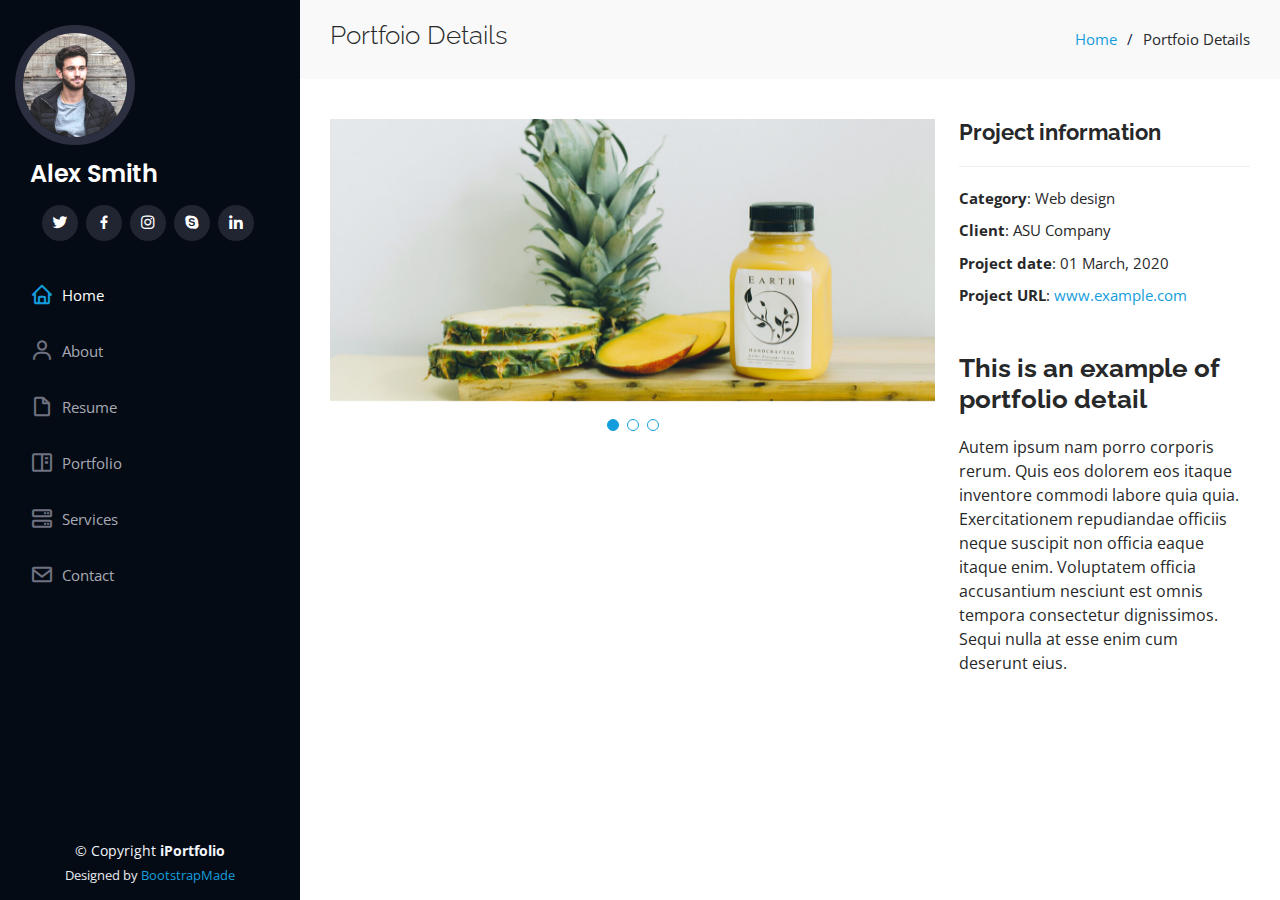
<file: portfolio-details.html>
<!DOCTYPE html>
<html lang="en">

<head>
  <meta charset="utf-8">
  <meta content="width=device-width, initial-scale=1.0" name="viewport">

  <title>Portfolio Details - iPortfolio Bootstrap Template</title>
  <meta content="" name="description">
  <meta content="" name="keywords">

  <!-- Favicons -->
  <link href="assets/img/favicon.png" rel="icon">
  <link href="assets/img/apple-touch-icon.png" rel="apple-touch-icon">

  <!-- Google Fonts -->
  <link href="https://fonts.googleapis.com/css?family=Open+Sans:300,300i,400,400i,600,600i,700,700i|Raleway:300,300i,400,400i,500,500i,600,600i,700,700i|Poppins:300,300i,400,400i,500,500i,600,600i,700,700i" rel="stylesheet">

  <!-- Vendor CSS Files -->
  <link href="assets/vendor/aos/aos.css" rel="stylesheet">
  <link href="assets/vendor/bootstrap/css/bootstrap.min.css" rel="stylesheet">
  <link href="assets/vendor/bootstrap-icons/bootstrap-icons.css" rel="stylesheet">
  <link href="assets/vendor/boxicons/css/boxicons.min.css" rel="stylesheet">
  <link href="assets/vendor/glightbox/css/glightbox.min.css" rel="stylesheet">
  <link href="assets/vendor/swiper/swiper-bundle.min.css" rel="stylesheet">

  <!-- Template Main CSS File -->
  <link href="assets/css/style.css" rel="stylesheet">

  <!-- =======================================================
  * Template Name: iPortfolio
  * Template URL: https://bootstrapmade.com/iportfolio-bootstrap-portfolio-websites-template/
  * Updated: Mar 17 2024 with Bootstrap v5.3.3
  * Author: BootstrapMade.com
  * License: https://bootstrapmade.com/license/
  ======================================================== -->
</head>

<body>

  <!-- ======= Mobile nav toggle button ======= -->
  <i class="bi bi-list mobile-nav-toggle d-xl-none"></i>

  <!-- ======= Header ======= -->
  <header id="header">
    <div class="d-flex flex-column">

      <div class="profile">
        <img src="assets/img/profile-img.jpg" alt="" class="img-fluid rounded-circle">
        <h1 class="text-light"><a href="index.html">Alex Smith</a></h1>
        <div class="social-links mt-3 text-center">
          <a href="#" class="twitter"><i class="bx bxl-twitter"></i></a>
          <a href="#" class="facebook"><i class="bx bxl-facebook"></i></a>
          <a href="#" class="instagram"><i class="bx bxl-instagram"></i></a>
          <a href="#" class="google-plus"><i class="bx bxl-skype"></i></a>
          <a href="#" class="linkedin"><i class="bx bxl-linkedin"></i></a>
        </div>
      </div>

      <nav id="navbar" class="nav-menu navbar">
        <ul>
          <li><a href="#hero" class="nav-link scrollto active"><i class="bx bx-home"></i> <span>Home</span></a></li>
          <li><a href="#about" class="nav-link scrollto"><i class="bx bx-user"></i> <span>About</span></a></li>
          <li><a href="#resume" class="nav-link scrollto"><i class="bx bx-file-blank"></i> <span>Resume</span></a></li>
          <li><a href="#portfolio" class="nav-link scrollto"><i class="bx bx-book-content"></i> <span>Portfolio</span></a></li>
          <li><a href="#services" class="nav-link scrollto"><i class="bx bx-server"></i> <span>Services</span></a></li>
          <li><a href="#contact" class="nav-link scrollto"><i class="bx bx-envelope"></i> <span>Contact</span></a></li>
        </ul>
      </nav><!-- .nav-menu -->
    </div>
  </header><!-- End Header -->

  <main id="main">

    <!-- ======= Breadcrumbs ======= -->
    <section id="breadcrumbs" class="breadcrumbs">
      <div class="container">

        <div class="d-flex justify-content-between align-items-center">
          <h2>Portfoio Details</h2>
          <ol>
            <li><a href="index.html">Home</a></li>
            <li>Portfoio Details</li>
          </ol>
        </div>

      </div>
    </section><!-- End Breadcrumbs -->

    <!-- ======= Portfolio Details Section ======= -->
    <section id="portfolio-details" class="portfolio-details">
      <div class="container">

        <div class="row gy-4">

          <div class="col-lg-8">
            <div class="portfolio-details-slider swiper">
              <div class="swiper-wrapper align-items-center">

                <div class="swiper-slide">
                  <img src="assets/img/portfolio/portfolio-details-1.jpg" alt="">
                </div>

                <div class="swiper-slide">
                  <img src="assets/img/portfolio/portfolio-details-2.jpg" alt="">
                </div>

                <div class="swiper-slide">
                  <img src="assets/img/portfolio/portfolio-details-3.jpg" alt="">
                </div>

              </div>
              <div class="swiper-pagination"></div>
            </div>
          </div>

          <div class="col-lg-4">
            <div class="portfolio-info">
              <h3>Project information</h3>
              <ul>
                <li><strong>Category</strong>: Web design</li>
                <li><strong>Client</strong>: ASU Company</li>
                <li><strong>Project date</strong>: 01 March, 2020</li>
                <li><strong>Project URL</strong>: <a href="#">www.example.com</a></li>
              </ul>
            </div>
            <div class="portfolio-description">
              <h2>This is an example of portfolio detail</h2>
              <p>
                Autem ipsum nam porro corporis rerum. Quis eos dolorem eos itaque inventore commodi labore quia quia. Exercitationem repudiandae officiis neque suscipit non officia eaque itaque enim. Voluptatem officia accusantium nesciunt est omnis tempora consectetur dignissimos. Sequi nulla at esse enim cum deserunt eius.
              </p>
            </div>
          </div>

        </div>

      </div>
    </section><!-- End Portfolio Details Section -->

  </main><!-- End #main -->

  <!-- ======= Footer ======= -->
  <footer id="footer">
    <div class="container">
      <div class="copyright">
        &copy; Copyright <strong><span>iPortfolio</span></strong>
      </div>
      <div class="credits">
        <!-- All the links in the footer should remain intact. -->
        <!-- You can delete the links only if you purchased the pro version. -->
        <!-- Licensing information: https://bootstrapmade.com/license/ -->
        <!-- Purchase the pro version with working PHP/AJAX contact form: https://bootstrapmade.com/iportfolio-bootstrap-portfolio-websites-template/ -->
        Designed by <a href="https://bootstrapmade.com/">BootstrapMade</a>
      </div>
    </div>
  </footer><!-- End  Footer -->

  <a href="#" class="back-to-top d-flex align-items-center justify-content-center"><i class="bi bi-arrow-up-short"></i></a>

  <!-- Vendor JS Files -->
  <script src="assets/vendor/purecounter/purecounter_vanilla.js"></script>
  <script src="assets/vendor/aos/aos.js"></script>
  <script src="assets/vendor/bootstrap/js/bootstrap.bundle.min.js"></script>
  <script src="assets/vendor/glightbox/js/glightbox.min.js"></script>
  <script src="assets/vendor/isotope-layout/isotope.pkgd.min.js"></script>
  <script src="assets/vendor/swiper/swiper-bundle.min.js"></script>
  <script src="assets/vendor/typed.js/typed.umd.js"></script>
  <script src="assets/vendor/waypoints/noframework.waypoints.js"></script>
  <script src="assets/vendor/php-email-form/validate.js"></script>

  <!-- Template Main JS File -->
  <script src="assets/js/main.js"></script>

</body>

</html>
</file>
<file: assets/css/style.css>
/**
* Template Name: iPortfolio
* Template URL: https://bootstrapmade.com/iportfolio-bootstrap-portfolio-websites-template/
* Updated: Mar 17 2024 with Bootstrap v5.3.3
* Author: BootstrapMade.com
* License: https://bootstrapmade.com/license/
*/

/*--------------------------------------------------------------
# General
--------------------------------------------------------------*/
body {
  font-family: "Open Sans", sans-serif;
  color: #272829;
  overflow-x: hidden;
}

a {
  color: #149ddd;
  text-decoration: none;
}

a:hover {
  color: #37b3ed;
  text-decoration: none;
}

h1,
h2,
h3,
h4,
h5,
h6 {
  font-family: "Raleway", sans-serif;
}

/*--------------------------------------------------------------
# Back to top button
--------------------------------------------------------------*/
.back-to-top {
  position: fixed;
  visibility: hidden;
  opacity: 0;
  right: 15px;
  bottom: 15px;
  z-index: 996;
  background: #149ddd;
  width: 40px;
  height: 40px;
  border-radius: 50px;
  transition: all 0.4s;
}

.back-to-top i {
  font-size: 28px;
  color: #fff;
  line-height: 0;
}

.back-to-top:hover {
  background: #2eafec;
  color: #fff;
}

.back-to-top.active {
  visibility: visible;
  opacity: 1;
}

/*--------------------------------------------------------------
# Header
--------------------------------------------------------------*/
#header {
  position: fixed;
  top: 0;
  left: 0;
  bottom: 0;
  width: 300px;
  transition: all ease-in-out 0.5s;
  z-index: 9997;
  transition: all 0.5s;
  padding: 0 15px;
  background: #040b14;
  overflow-y: auto;
}

#header .profile img {
  margin-top: 25px;
  margin-bottom: 15px;
    display: block;
  width: 120px;
  border: 8px solid #2c2f3f;
}

#header .profile h1 {
  font-size: 24px;
  padding-left: 15px;
  font-weight: 600;
  -moz-text-align-last: center;
  font-family: "Poppins", sans-serif;
}

#header .profile h1 a,
#header .profile h1 a:hover {
  color: #fff;
  text-decoration: none;
}

#header .profile .social-links a {
  font-size: 18px;
  display: inline-block;
  background: #212431;
  color: #fff;
  line-height: 1;
  padding: 8px 0;
  margin-right: 4px;
  border-radius: 50%;
  text-align: center;
  width: 36px;
  height: 36px;
  transition: 0.3s;
}

#header .profile .social-links a:hover {
  background: #149ddd;
  color: #fff;
  text-decoration: none;
}

#main {
  margin-left: 300px;
}

.container,
.container-fluid {
  padding-left: 30px;
  padding-right: 30px;
}

@media (max-width: 1199px) {
  #header {
    left: -300px;
  }

  #main {
    margin-left: 0;
  }

  .container,
  .container-fluid {
    padding-left: 12px;
    padding-right: 12px;
  }
}

/*--------------------------------------------------------------
# Navigation Menu
--------------------------------------------------------------*/
/* Desktop Navigation */
.nav-menu {
  padding: 30px 0 0 0;
}

.nav-menu * {
  margin: 0;
  padding: 0;
  list-style: none;
}

.nav-menu>ul>li {
  position: relative;
  white-space: nowrap;
}

.nav-menu a,
.nav-menu a:focus {
  display: flex;
  align-items: center;
  color: #a8a9b4;
  padding: 12px 15px;
  margin-bottom: 8px;
  transition: 0.3s;
  font-size: 15px;
}

.nav-menu a i,
.nav-menu a:focus i {
  font-size: 24px;
  padding-right: 8px;
  color: #6f7180;
}

.nav-menu a:hover,
.nav-menu .active,
.nav-menu .active:focus,
.nav-menu li:hover>a {
  text-decoration: none;
  color: #fff;
}

.nav-menu a:hover i,
.nav-menu .active i,
.nav-menu .active:focus i,
.nav-menu li:hover>a i {
  color: #149ddd;
}

/* Mobile Navigation */
.mobile-nav-toggle {
  position: fixed;
  right: 15px;
  top: 15px;
  z-index: 9998;
  border: 0;
  font-size: 24px;
  transition: all 0.4s;
  outline: none !important;
  background-color: #149ddd;
  color: #fff;
  width: 40px;
  height: 40px;
  display: inline-flex;
  align-items: center;
  justify-content: center;
  line-height: 0;
  border-radius: 50px;
  cursor: pointer;
}

.mobile-nav-active {
  overflow: hidden;
}

.mobile-nav-active #header {
  left: 0;
}

/*--------------------------------------------------------------
# Hero Section
--------------------------------------------------------------*/
#hero {
  width: 100%;
  height: 100vh;
  /* background: url("../img/hero-bg.jpg") top center; */
  background-size: cover;
  margin-left: 22%;
  background: #f5f8fd;
}
.hero-para{
  font-size: 16px;
}
.button {
  height: 45px;
  width: 200px;
  padding: 10px 30px;
  position: relative;
  background-color: transparent;
  cursor: pointer;
  border: 2px solid #1a1818;
  overflow: hidden;
  border-radius: 30px;
  color: #1a1818;
  transition: all 0.8s ease-in-out;
}
.hero-container{
  padding-left: 5%;

}
#hero:before {
  content: "";
  /* background: rgba(5, 13, 24, 0.3); */
  position: absolute;
  bottom: 0;
  top: 0;
  left: 0;
  right: 0;
  z-index: 1;
}

#hero .hero-container {
  position: relative;
  z-index: 2;
  min-width: 300px;
}

#hero h1 {
  margin: 0 0 10px 0;
  font-size: 64px;
  font-weight: 700;
  line-height: 56px;
  color: #fff;
}

#hero p {
  color: #fff;
  margin-bottom: 50px;
  font-size: 16px;
  font-family: "Poppins", sans-serif;
}

#hero p span {
  color: #fff;
  padding-bottom: 4px;
  letter-spacing: 1px;
  border-bottom: 3px solid #149ddd;
}

@media (min-width: 1024px) {
  #hero {
    background-attachment: fixed;
    /* margin-left: 0px !important; */
    height: 100% !important;

  }
}

@media (max-width: 768px) {
  #hero h1 {
    font-size: 28px;
    line-height: 36px;
  }

  #hero h2 {
    font-size: 18px;
    line-height: 24px;
    margin-bottom: 30px;
  }
}

/*--------------------------------------------------------------
# Sections General
--------------------------------------------------------------*/
section {
  padding: 60px 0;
  overflow: hidden;
}

.section-bg {
  background: #f5f8fd;
}

.section-title {
  padding-bottom: 30px;
}

.section-title h2 {
  font-size: 32px;
  font-weight: bold;
  margin-bottom: 20px;
  padding-bottom: 20px;
  position: relative;
  color: #173b6c;
}

.section-title h2::after {
  content: "";
  position: absolute;
  display: block;
  width: 50px;
  height: 3px;
  background: #149ddd;
  bottom: 0;
  left: 0;
}

.section-title p {
  margin-bottom: 0;
}

/*--------------------------------------------------------------
# About
--------------------------------------------------------------*/
.about .content h3 {
  font-weight: 700;
  font-size: 26px;
  color: #173b6c;
}

.about .content ul {
  list-style: none;
  padding: 0;
}

.about .content ul li {
  margin-bottom: 20px;
  display: flex;
  align-items: center;
}

.about .content ul strong {
  margin-right: 10px;
}

.about .content ul i {
  font-size: 16px;
  margin-right: 5px;
  color: #149ddd;
  line-height: 0;
}

.about .content p:last-child {
  margin-bottom: 0;
}

/*--------------------------------------------------------------
# Facts
--------------------------------------------------------------*/
.facts {
  padding-bottom: 30px;
}

.facts .count-box {
  padding: 30px;
  width: 100%;
}

.facts .count-box i {
  display: block;
  font-size: 44px;
  color: #149ddd;
  float: left;
  line-height: 0;
}

.facts .count-box span {
  font-size: 48px;
  line-height: 40px;
  display: block;
  font-weight: 700;
  color: #050d18;
  margin-left: 60px;
}

.facts .count-box p {
  padding: 15px 0 0 0;
  margin: 0 0 0 60px;
  font-family: "Raleway", sans-serif;
  font-size: 14px;
  color: #122f57;
}

.facts .count-box a {
  font-weight: 600;
  display: block;
  margin-top: 20px;
  color: #122f57;
  font-size: 15px;
  font-family: "Poppins", sans-serif;
  transition: ease-in-out 0.3s;
}

.facts .count-box a:hover {
  color: #1f5297;
}

/*--------------------------------------------------------------
# Akills
--------------------------------------------------------------*/
.skills .progress {
  height: 60px;
  display: block;
  background: none;
  border-radius: 0;
}

.skills .progress .skill {
  padding: 0;
  margin: 0 0 6px 0;
  text-transform: uppercase;
  display: block;
  font-weight: 600;
  font-family: "Poppins", sans-serif;
  color: #050d18;
}

.skills .progress .skill .val {
  float: right;
  font-style: normal;
}

.skills .progress-bar-wrap {
  background: #dce8f8;
  height: 10px;
}

.skills .progress-bar {
  width: 1px;
  height: 10px;
  transition: 0.9s;
  background-color: #149ddd;
}

/*--------------------------------------------------------------
# Resume
--------------------------------------------------------------*/
.resume .resume-title {
  font-size: 26px;
  font-weight: 700;
  margin-top: 20px;
  margin-bottom: 20px;
  color: #050d18;
}

.resume .resume-item {
  padding: 0 0 20px 20px;
  margin-top: -2px;
  border-left: 2px solid #1f5297;
  position: relative;
}

.resume .resume-item h4 {
  line-height: 18px;
  font-size: 18px;
  font-weight: 600;
  text-transform: uppercase;
  font-family: "Poppins", sans-serif;
  color: #050d18;
  margin-bottom: 10px;
}

.resume .resume-item h5 {
  font-size: 16px;
  background: #e4edf9;
  padding: 5px 15px;
  display: inline-block;
  font-weight: 600;
  margin-bottom: 10px;
}

.resume .resume-item ul {
  padding-left: 20px;
}

.resume .resume-item ul li {
  padding-bottom: 10px;
}

.resume .resume-item:last-child {
  padding-bottom: 0;
}

.resume .resume-item::before {
  content: "";
  position: absolute;
  width: 16px;
  height: 16px;
  border-radius: 50px;
  left: -9px;
  top: 0;
  background: #fff;
  border: 2px solid #1f5297;
}

/*--------------------------------------------------------------
# Portfolio
--------------------------------------------------------------*/
.portfolio .portfolio-item {
  margin-bottom: 30px;
}

.portfolio #portfolio-flters {
  padding: 0;
  margin: 0 auto 35px auto;
  list-style: none;
  text-align: center;
  background: #fff;
  border-radius: 50px;
  padding: 2px 15px;
}

.portfolio #portfolio-flters li {
  cursor: pointer;
  display: inline-block;
  padding: 10px 15px 8px 15px;
  font-size: 14px;
  font-weight: 600;
  line-height: 1;
  text-transform: uppercase;
  color: #272829;
  margin-bottom: 5px;
  transition: all 0.3s ease-in-out;
}

.portfolio #portfolio-flters li:hover,
.portfolio #portfolio-flters li.filter-active {
  color: #149ddd;
}

.portfolio #portfolio-flters li:last-child {
  margin-right: 0;
}

.portfolio .portfolio-wrap {
  transition: 0.3s;
  position: relative;
  overflow: hidden;
  z-index: 1;
}

.portfolio .portfolio-wrap::before {
  content: "";
  background: rgba(255, 255, 255, 0.5);
  position: absolute;
  left: 0;
  right: 0;
  top: 0;
  bottom: 0;
  transition: all ease-in-out 0.3s;
  z-index: 2;
  opacity: 0;
}

.portfolio .portfolio-wrap .portfolio-links {
  opacity: 1;
  left: 0;
  right: 0;
  bottom: -60px;
  z-index: 3;
  position: absolute;
  transition: all ease-in-out 0.3s;
  display: flex;
  justify-content: center;
}

.portfolio .portfolio-wrap .portfolio-links a {
  color: #fff;
  font-size: 28px;
  text-align: center;
  background: rgba(20, 157, 221, 0.75);
  transition: 0.3s;
  width: 50%;
}

.portfolio .portfolio-wrap .portfolio-links a:hover {
  background: rgba(20, 157, 221, 0.95);
}

.portfolio .portfolio-wrap .portfolio-links a+a {
  border-left: 1px solid #37b3ed;
}

.portfolio .portfolio-wrap:hover::before {
  top: 0;
  left: 0;
  right: 0;
  bottom: 0;
  opacity: 1;
}

.portfolio .portfolio-wrap:hover .portfolio-links {
  opacity: 1;
  bottom: 0;
}

/*--------------------------------------------------------------
# Portfolio Details
--------------------------------------------------------------*/
.portfolio-details {
  padding-top: 40px;
}

.portfolio-details .portfolio-details-slider img {
  width: 100%;
}

.portfolio-details .portfolio-details-slider .swiper-pagination {
  margin-top: 20px;
  position: relative;
}

.portfolio-details .portfolio-details-slider .swiper-pagination .swiper-pagination-bullet {
  width: 12px;
  height: 12px;
  background-color: #fff;
  opacity: 1;
  border: 1px solid #149ddd;
}

.portfolio-details .portfolio-details-slider .swiper-pagination .swiper-pagination-bullet-active {
  background-color: #149ddd;
}

.portfolio-details .portfolio-info {
  /* padding: 30px;
  box-shadow: 0px 0 30px rgba(5, 13, 24, 0.08); */
}

.portfolio-details .portfolio-info h3 {
  font-size: 22px;
  font-weight: 700;
  margin-bottom: 20px;
  padding-bottom: 20px;
  border-bottom: 1px solid #eee;
}

.portfolio-details .portfolio-info ul {
  list-style: none;
  padding: 0;
  font-size: 15px;
}

.portfolio-details .portfolio-info ul li+li {
  margin-top: 10px;
}

.portfolio-details .portfolio-description {
  padding-top: 30px;
}

.portfolio-details .portfolio-description h2 {
  font-size: 26px;
  font-weight: 700;
  margin-bottom: 20px;
}

.portfolio-details .portfolio-description p {
  padding: 0;
}

/*--------------------------------------------------------------
# Services
--------------------------------------------------------------*/
.services .icon-box {
  margin-bottom: 20px;
}

.services .icon {
  float: left;
  display: flex;
  align-items: center;
  justify-content: center;
  width: 54px;
  height: 54px;
  background: #149ddd;
  border-radius: 50%;
  transition: 0.5s;
  border: 1px solid #149ddd;
}

.services .icon i {
  color: #fff;
  font-size: 24px;
  line-height: 0;
}

.services .icon-box:hover .icon {
  background: #fff;
}

.services .icon-box:hover .icon i {
  color: #149ddd;
}

.services .title {
  margin-left: 80px;
  font-weight: 700;
  margin-bottom: 15px;
  font-size: 18px;
}

.services .title a {
  color: #343a40;
}

.services .title a:hover {
  color: #149ddd;
}

.services .description {
  margin-left: 80px;
  line-height: 24px;
  font-size: 14px;
}

/*--------------------------------------------------------------
# Testimonials
--------------------------------------------------------------*/
.testimonials .testimonials-carousel,
.testimonials .testimonials-slider {
  overflow: hidden;
}

.testimonials .testimonial-item {
  box-sizing: content-box;
  text-align: center;
  min-height: 320px;
}

.testimonials .testimonial-item .testimonial-img {
  width: 90px;
  border-radius: 50%;
  margin: 0 auto;
}

.testimonials .testimonial-item h3 {
  font-size: 18px;
  font-weight: bold;
  margin: 10px 0 5px 0;
  color: #111;
}

.testimonials .testimonial-item h4 {
  font-size: 14px;
  color: #999;
  margin: 0;
}

.testimonials .testimonial-item .quote-icon-left,
.testimonials .testimonial-item .quote-icon-right {
  color: #c3e8fa;
  font-size: 26px;
}

.testimonials .testimonial-item .quote-icon-left {
  display: inline-block;
  left: -5px;
  position: relative;
}

.testimonials .testimonial-item .quote-icon-right {
  display: inline-block;
  right: -5px;
  position: relative;
  top: 10px;
}

.testimonials .testimonial-item p {
  font-style: italic;
  margin: 0 15px 15px 15px;
  padding: 20px;
  background: #fff;
  position: relative;
  margin-bottom: 35px;
  border-radius: 6px;
  box-shadow: 0px 2px 15px rgba(0, 0, 0, 0.1);
}

.testimonials .testimonial-item p::after {
  content: "";
  width: 0;
  height: 0;
  border-top: 20px solid #fff;
  border-right: 20px solid transparent;
  border-left: 20px solid transparent;
  position: absolute;
  bottom: -20px;
  left: calc(50% - 20px);
}

.testimonials .swiper-pagination {
  margin-top: 20px;
  position: relative;
}

.testimonials .swiper-pagination .swiper-pagination-bullet {
  width: 12px;
  height: 12px;
  background-color: #fff;
  opacity: 1;
  border: 1px solid #149ddd;
}

.testimonials .swiper-pagination .swiper-pagination-bullet-active {
  background-color: #149ddd;
}

/*--------------------------------------------------------------
# Contact
--------------------------------------------------------------*/
.contact {
  padding-bottom: 130px;
}

.contact .info {
  padding: 30px;
  background: #fff;
  width: 100%;
  box-shadow: 0 0 24px 0 rgba(0, 0, 0, 0.12);
}

.contact .info i {
  font-size: 20px;
  color: #149ddd;
  float: left;
  width: 44px;
  height: 44px;
  background: #dff3fc;
  display: flex;
  justify-content: center;
  align-items: center;
  border-radius: 50px;
  transition: all 0.3s ease-in-out;
}

.contact .info h4 {
  padding: 0 0 0 60px;
  font-size: 22px;
  font-weight: 600;
  margin-bottom: 5px;
  color: #050d18;
}

.contact .info p {
  padding: 0 0 10px 60px;
  margin-bottom: 20px;
  font-size: 14px;
  color: #173b6c;
}

.contact .info .email p {
  padding-top: 5px;
}

.contact .info .social-links {
  padding-left: 60px;
}

.contact .info .social-links a {
  font-size: 18px;
  display: inline-block;
  background: #333;
  color: #fff;
  line-height: 1;
  padding: 8px 0;
  border-radius: 50%;
  text-align: center;
  width: 36px;
  height: 36px;
  transition: 0.3s;
  margin-right: 10px;
}

.contact .info .social-links a:hover {
  background: #149ddd;
  color: #fff;
}

.contact .info .email:hover i,
.contact .info .address:hover i,
.contact .info .phone:hover i {
  background: #149ddd;
  color: #fff;
}

.contact .php-email-form {
  width: 100%;
  padding: 30px;
  background: #fff;
  box-shadow: 0 0 24px 0 rgba(0, 0, 0, 0.12);
}

.contact .php-email-form .form-group {
  padding-bottom: 8px;
}

.contact .php-email-form .validate {
  display: none;
  color: red;
  margin: 0 0 15px 0;
  font-weight: 400;
  font-size: 13px;
}

.contact .php-email-form .error-message {
  display: none;
  color: #fff;
  background: #ed3c0d;
  text-align: left;
  padding: 15px;
  font-weight: 600;
}

.contact .php-email-form .error-message br+br {
  margin-top: 25px;
}

.contact .php-email-form .sent-message {
  display: none;
  color: #fff;
  background: #18d26e;
  text-align: center;
  padding: 15px;
  font-weight: 600;
}

.contact .php-email-form .loading {
  display: none;
  background: #fff;
  text-align: center;
  padding: 15px;
}

.contact .php-email-form .loading:before {
  content: "";
  display: inline-block;
  border-radius: 50%;
  width: 24px;
  height: 24px;
  margin: 0 10px -6px 0;
  border: 3px solid #18d26e;
  border-top-color: #eee;
  animation: animate-loading 1s linear infinite;
}

.contact .php-email-form .form-group {
  margin-bottom: 15px;
}

.contact .php-email-form label {
  padding-bottom: 8px;
}

.contact .php-email-form input,
.contact .php-email-form textarea {
  border-radius: 0;
  box-shadow: none;
  font-size: 14px;
}

.contact .php-email-form input {
  height: 44px;
}

.contact .php-email-form textarea {
  padding: 10px 15px;
}

.contact .php-email-form button[type=submit] {
  background: #149ddd;
  border: 0;
  padding: 10px 24px;
  color: #fff;
  transition: 0.4s;
  border-radius: 4px;
}

.contact .php-email-form button[type=submit]:hover {
  background: #37b3ed;
}

@keyframes animate-loading {
  0% {
    transform: rotate(0deg);
  }

  100% {
    transform: rotate(360deg);
  }
}

/*--------------------------------------------------------------
# Breadcrumbs
--------------------------------------------------------------*/
.breadcrumbs {
  padding: 20px 0;
  background: #f9f9f9;
}

.breadcrumbs h2 {
  font-size: 26px;
  font-weight: 300;
}

.breadcrumbs ol {
  display: flex;
  flex-wrap: wrap;
  list-style: none;
  padding: 0;
  margin: 0;
  font-size: 15px;
}

.breadcrumbs ol li+li {
  padding-left: 10px;
}

.breadcrumbs ol li+li::before {
  display: inline-block;
  padding-right: 10px;
  color: #0e2442;
  content: "/";
}

@media (max-width: 768px) {
  .breadcrumbs .d-flex {
    display: block !important;
  }

  .breadcrumbs ol {
    display: block;
  }

  .breadcrumbs ol li {
    display: inline-block;
  }
}

/*--------------------------------------------------------------
# Footer
--------------------------------------------------------------*/
#footer {
  padding: 15px;
  color: #f4f6fd;
  font-size: 14px;
  position: fixed;
  left: 0;
  bottom: 0;
  width: 300px;
  z-index: 9999;
  background: #040b14;
}

#footer .copyright {
  text-align: center;
}

#footer .credits {
  padding-top: 5px;
  text-align: center;
  font-size: 13px;
  color: #eaebf0;
}

@media (max-width: 1199px) {
  #footer {
    position: static;
    width: auto;
    padding-right: 20px 15px;
  }
}
.heroImage{
  width: 71%;
  animation: slideAnimation 2s infinite alternate;
  left: 0px;
  position: relative;
}
@keyframes slideAnimation {
  0%{
    top: 2px;
  }
  100%{
    top: 23px;
  }
}
.aboutInfo p{
  margin-bottom: 10px;

}
.skillDiv {
  height: 110px;
  width: 110px;
  display: flex;
  justify-content: center;
  align-items: center;
  border: 10px solid #149ddd;
  border-radius: 50%;
  padding-top: 10px;
  transition: transform 0.3s ease;

  box-shadow: rgba(0, 0, 0, 0.25) 0px 0.0625em 0.0625em, rgba(0, 0, 0, 0.25) 0px 0.125em 0.5em, rgba(255, 255, 255, 0.1) 0px 0px 0px 1px inset;
}
.skillDiv p {
  color: #173b6c;
  font-weight: 500;
}
.skillDiv:hover{
  transform: scale(1.2);
}
.info img{
    width: 96%;
}
.contat-info p{
  color: #173b6c;
}
#cursor {
  position: fixed;
  top: -5px;
  left: -5px;
  width: 10px;
  height: 10px;
  background-color: #173b6c;
  border-radius: 50%;
  pointer-events: none;
  z-index: 999;
}

#cursor-border {
  --size: 50px;
  position: fixed;
  top: calc(var(--size) / -2);
  left: calc(var(--size) / -2);
  width: var(--size);
  height: var(--size);
  border-radius: 50%;
  box-shadow: 0 0 0 1px #173b6c;
  pointer-events: none;
  transition: top 0.15s ease-out, left 0.15s ease-out, width 0.15s ease-out,
    height 0.15s ease-out, background-color 0.15s ease-out;
  z-index: 999;
}
.portfolio-wrap img{
  height: 260px;
  object-fit: cover;

}


.newsCard {
  position: relative;
  width: 100%;
  height: 300px;
  background-color: #fff;
  color:#fff;
  overflow: hidden;
  border-radius: 6px;
  transition: transform 0.3s ease-in-out, z-index 0.3s ease-in-out;

}

figure img {
display: block;
object-fit: cover !important;
object-position: top;
width: 100%;
}

.overlay{
  background: rgb(40,26,54);
  background: -moz-linear-gradient(0deg, rgba(40,26,54,1) 0%, rgba(89,59,116,0) 100%);
  background: -webkit-linear-gradient(0deg, rgba(40,26,54,1) 0%, rgba(89,59,116,0) 100%);
  background: linear-gradient(0deg, rgba(40,26,54,1) 0%, rgba(89,59,116,0) 100%);
  filter: progid:DXImageTransform.Microsoft.gradient(startColorstr="#281a36",endColorstr="#593b74",GradientType=1);
  display: block;
  position: absolute;
  height: 200px;
  width: 100%;
  bottom: 0;
  z-index: 3;
}

.newsCaption {
  position: absolute;
  top: auto;
  bottom: 31px;
  left: 0;
  width: 100%;
  height: 35%;
  z-index: 10;
  padding: 15px;
  -webkit-transform: translateY(80%);
  transform: translateY(80%);
  -webkit-backface-visibility: hidden;
  backface-visibility: hidden;
  -webkit-transition:  -webkit-transform 0.4s;
  transition:  -webkit-transform 0.4s;
  transition: transform 0.4s;
  transition: transform 0.4s,  -webkit-transform 0.4s;
}
.newsCaption i{font-size: 24px;}

.newsCaption-title {
  margin-top: 0px;
}
.newsCaption-content {
  margin: 0;
}

.newsCaption-link {
  color: #fff;
  text-decoration: underline;
  opacity: .8;
  -webkit-transition-property: opacity;
  transition-property: opacity;
  -webkit-transition-duration: 0.15s;
          transition-duration: 0.15s;
  -webkit-transition-timing-function: cubic-bezier(0.39, 0.58, 0.57, 1);
          transition-timing-function: cubic-bezier(0.39, 0.58, 0.57, 1);
}
.news-Slide-up:hover .overlay{ background: rgb(64,10,111);
background: -moz-linear-gradient(0deg, rgba(64,10,111,1) 0%, rgba(89,59,116,0) 100%);
background: -webkit-linear-gradient(0deg, rgba(64,10,111,1) 0%, rgba(89,59,116,0) 100%);
background: linear-gradient(0deg, rgba(64,10,111,1) 0%, rgba(89,59,116,0) 100%);
filter: progid:DXImageTransform.Microsoft.gradient(startColorstr="#400a6f",endColorstr="#593b74",GradientType=1);
}

.news-Slide-up:hover .newsCaption {

  -webkit-transform: translateY(0px);
          transform: translateY(0px);
  -webkit-transition:  -webkit-transform 0.4s;
  transition: -webkit-transform 0.4s;
  transition: transform 0.4s,
}

.view-link {
  color: white;
  border: 1px solid;
  padding: 7px 20px;
  border-radius: 20px;
}
.btnParent{
  position: relative;
  top: -12px;
}
.view-link:hover{
  background: white;
    border-color: white;
    color: black;
}
.button_su{
  overflow: hidden;
  position: relative;
  display: inline-block;
  border-radius: 3px;
  margin-bottom: 30px;
}

.su_button_circle{
  background-color: red;
  border-radius: 1000px;
  position: absolute;
  left:0;
  top:0;
  width: 0px;
  height: 0px;
  margin-left: 0px;
  margin-top: 0px;
  pointer-events: none;
  /*animation-timing-function: ease-in-out; */
}

.button_su_inner{
    display: inline-block;
    background: #F8B627;
    color: #F4F4F4;
    font-size: 16px;
    font-weight: normal;
    width: 132px;
    text-align: center;
    border-radius: 3px;
    transition: 400ms;
    text-decoration: none;
    padding: 22px;
    z-index: 100000;
}

.button_text_container{
   position:relative;
   z-index: 10000;
}

.newsCard:hover{
  transform: scale(1.1);
  z-index: 9999;
}
</file>
